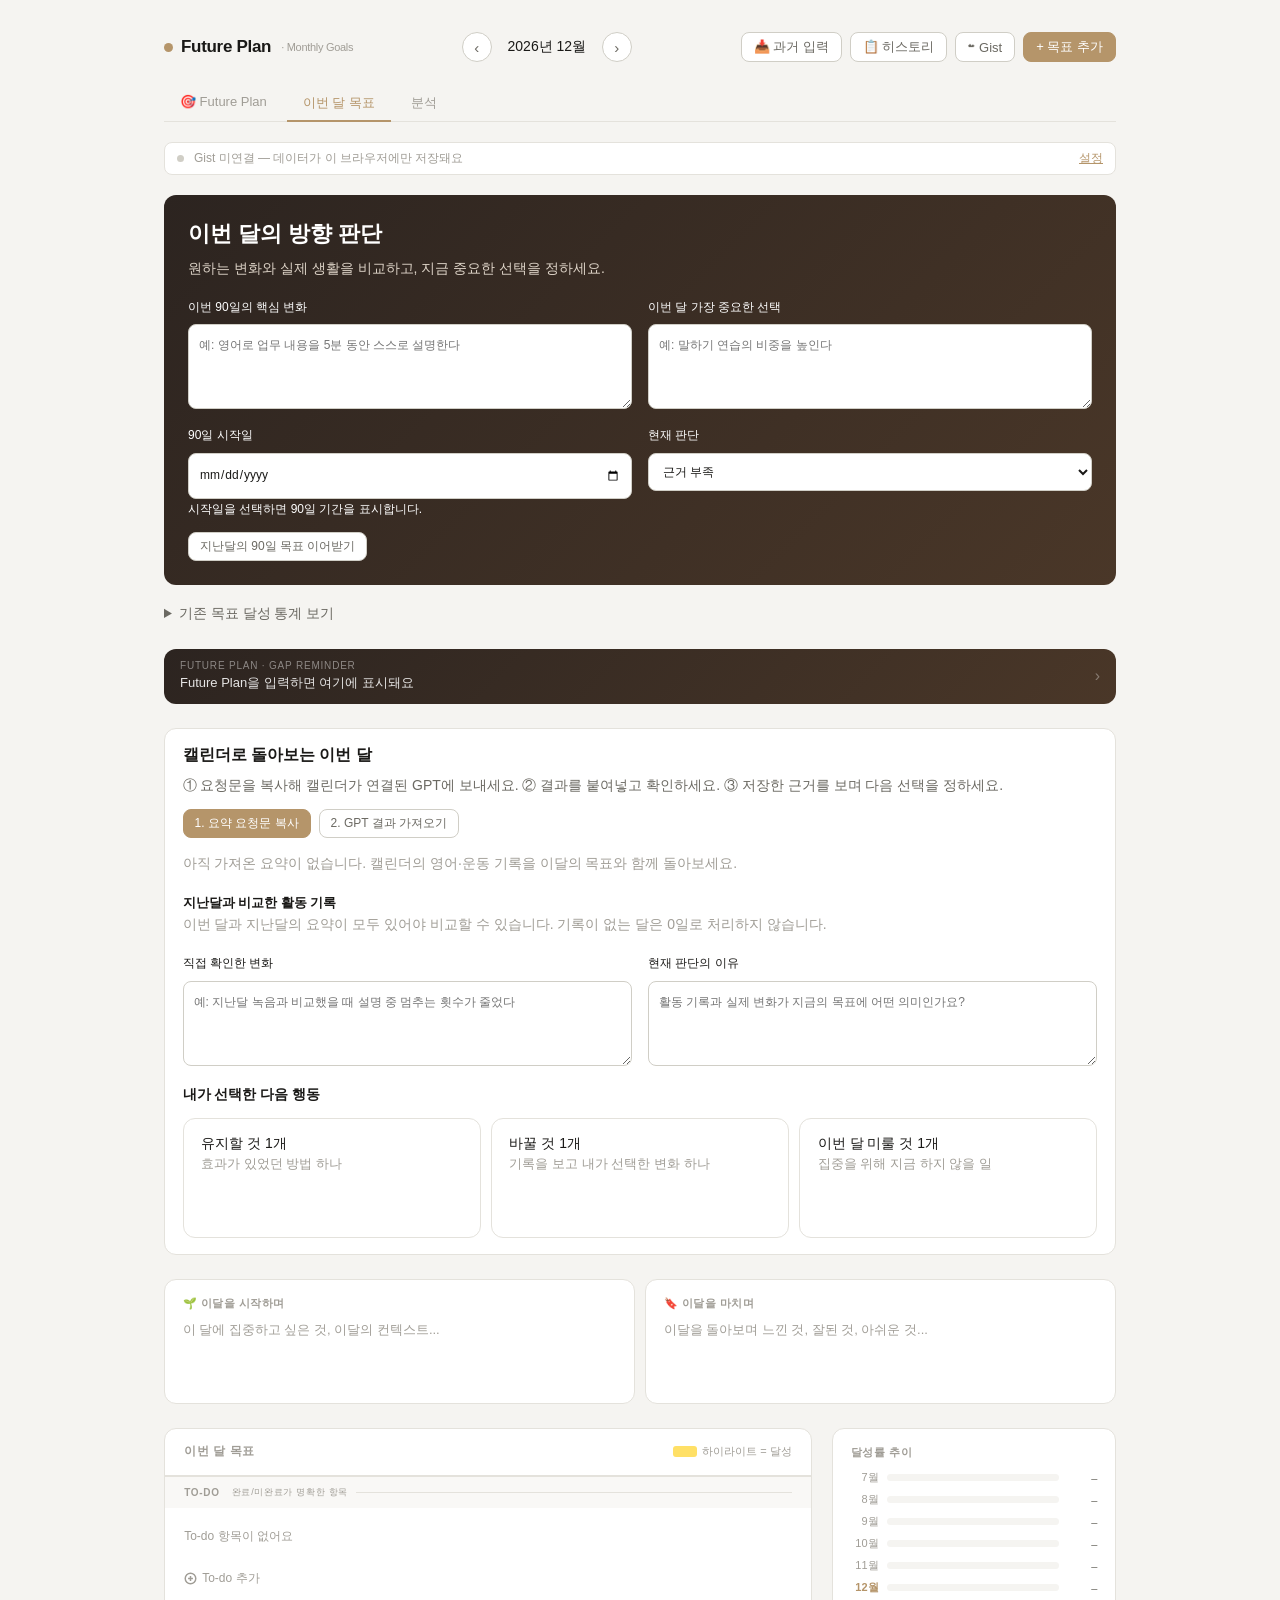
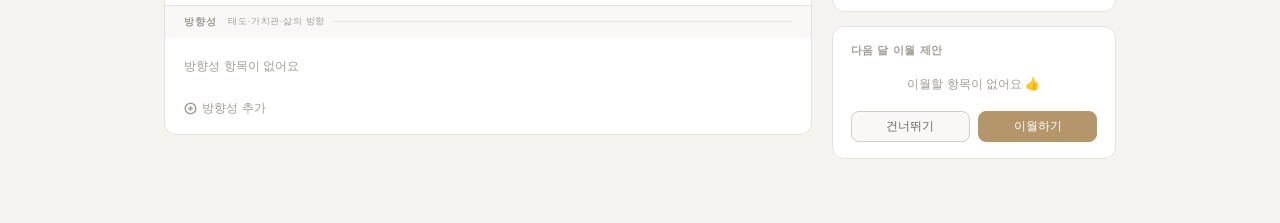
<file: todo.html>
<!DOCTYPE html>
<html lang="ko">
<head>
<meta charset="UTF-8">
<meta name="viewport" content="width=device-width, initial-scale=1.0">
<title>Future Plan · Monthly Goals</title>
<style>
  *, *::before, *::after { box-sizing: border-box; margin: 0; padding: 0; }
  :root {
    --gold: #B5956A; --gold-light: #C8A87A; --gold-bg: #F7F1E8;
    --bg: #F5F4F1; --surface: #FFFFFF; --surface-2: #F9F8F6;
    --border: #E4E2DC; --border-strong: #D0CEC6;
    --text: #1A1917; --text-sub: #6B6962; --text-muted: #A09D96;
    --radius: 8px; --radius-lg: 12px;
    --green: #4A9E6B; --red: #C0392B;
    --highlight: #FFE066; --highlight-bg: #FFFBDD;
  }
  body { font-family: -apple-system, BlinkMacSystemFont, 'Segoe UI', sans-serif; background: var(--bg); color: var(--text); min-height: 100vh; font-size: 14px; }
  .app { max-width: 1000px; margin: 0 auto; padding: 2rem 1.5rem 4rem; }

  #calendarModal button:disabled { opacity: .45; cursor: not-allowed; }
  .direction-panel { background:linear-gradient(135deg,#2C2420,#4A3728);color:white;border-radius:12px;padding:24px;margin-bottom:20px; }
  .direction-panel h1 { font-size:22px;margin-bottom:8px; }
  .direction-panel p { color:#DED4C8;line-height:1.7;margin-bottom:16px; }
  .direction-fields { display:grid;grid-template-columns:1fr 1fr;gap:16px; }
  .direction-fields label { display:block;font-size:12px;line-height:1.8;min-width:0; }
  .direction-fields textarea,.direction-fields input,.direction-fields select { display:block;width:100%;margin-top:6px;border:1px solid var(--border-strong);border-radius:8px;padding:10px;font:inherit;background:var(--surface);color:var(--text); }
  .direction-fields textarea { resize:vertical;min-height:85px; }
  .direction-actions { display:grid;grid-template-columns:repeat(3,minmax(0,1fr));gap:10px;margin-top:14px; }
  #directionComparison { line-height:1.8;overflow-wrap:anywhere; }
  @media(max-width:600px) {
    .direction-fields,.direction-actions { grid-template-columns:1fr; } .direction-panel { padding:18px; }
    #pageGoals .main-grid,#pageGoals > .reflection-grid { grid-template-columns:1fr; }
    #pageGoals .stats-row { grid-template-columns:1fr 1fr; }
  }
  #calendarSummary .reflection-card, #calendarPreview .reflection-card { min-width: 0; overflow-wrap: anywhere; }
  @media (max-width: 560px) {
    #calendarSummary .reflection-grid, #calendarPreview .reflection-grid,
    section[aria-labelledby="calendarHeading"] > .reflection-grid { grid-template-columns: 1fr; }
    #calendarModal .modal-actions { flex-wrap: wrap; }
  }
  /* Topbar */
  .topbar { display: flex; align-items: center; justify-content: space-between; margin-bottom: 1.5rem; gap: 12px; flex-wrap: wrap; }
  .logo { display: flex; align-items: center; gap: 8px; font-size: 17px; font-weight: 600; color: var(--text); letter-spacing: -0.3px; flex-shrink: 0; }
  .logo-dot { width: 9px; height: 9px; border-radius: 50%; background: var(--gold); }
  .logo-sub { font-size: 11px; font-weight: 400; color: var(--text-muted); margin-left: 2px; }
  .month-nav { display: flex; align-items: center; gap: 10px; }
  .month-label { font-size: 14px; font-weight: 500; min-width: 90px; text-align: center; }
  .nav-btn { width: 30px; height: 30px; border-radius: 50%; border: 1px solid var(--border-strong); background: var(--surface); color: var(--text-sub); cursor: pointer; font-size: 15px; display: flex; align-items: center; justify-content: center; transition: background 0.15s; }
  .nav-btn:hover { background: var(--gold-bg); }
  .topbar-actions { display: flex; gap: 8px; flex-wrap: wrap; }
  .btn-icon { height: 30px; padding: 0 12px; border-radius: var(--radius); border: 1px solid var(--border-strong); background: var(--surface); color: var(--text-sub); cursor: pointer; font-size: 13px; display: flex; align-items: center; gap: 5px; transition: background 0.15s; white-space: nowrap; }
  .btn-icon:hover { background: var(--gold-bg); }
  .btn-icon.primary { background: var(--gold); border-color: var(--gold); color: white; }
  .btn-icon.primary:hover { background: #A0845C; }

  /* Tab */
  .tab-bar { display: flex; gap: 4px; border-bottom: 1px solid var(--border); margin-bottom: 1.25rem; }
  .tab { padding: 8px 16px; font-size: 13px; color: var(--text-muted); cursor: pointer; border-bottom: 2px solid transparent; margin-bottom: -1px; transition: all 0.15s; }
  .tab.active { color: var(--gold); border-bottom-color: var(--gold); font-weight: 500; }
  .tab:hover:not(.active) { color: var(--text-sub); }

  /* Gist bar */
  .gist-bar { display: flex; align-items: center; gap: 10px; padding: 7px 12px; background: var(--surface); border-radius: var(--radius); border: 1px solid var(--border); margin-bottom: 1.25rem; font-size: 12px; color: var(--text-muted); }
  .gist-dot { width: 7px; height: 7px; border-radius: 50%; background: var(--border-strong); flex-shrink: 0; }
  .gist-dot.connected { background: var(--green); }
  .gist-dot.syncing { background: var(--gold); animation: pulse 1s infinite; }
  .gist-dot.error { background: var(--red); }
  @keyframes pulse { 0%,100%{opacity:1} 50%{opacity:0.4} }
  .gist-bar-actions { margin-left: auto; display: flex; gap: 8px; }
  .gist-link { color: var(--gold); cursor: pointer; text-decoration: underline; }

  /* Page */
  .page { display: none; }
  .page.active { display: block; }

  /* ═══ FUTURE PLAN ═══ */
  .fp-header { background: linear-gradient(135deg, #2C2420 0%, #4A3728 100%); border-radius: var(--radius-lg); padding: 2rem; margin-bottom: 1.5rem; color: white; }
  .fp-title { font-size: 11px; font-weight: 500; color: rgba(255,255,255,0.45); letter-spacing: 1px; text-transform: uppercase; margin-bottom: 8px; }
  .fp-vision-display { font-size: 17px; font-weight: 600; color: white; line-height: 1.65; cursor: pointer; min-height: 48px; white-space: pre-line; }
  #fpVisionText { display: block; }
  .fp-vision-input { display: none; width: 100%; background: transparent; border: none; outline: none; color: white; font-family: inherit; font-size: 17px; font-weight: 600; line-height: 1.65; resize: none; min-height: 80px; }
  .fp-3p-wrap { background: var(--gold-bg); border-radius: var(--radius-lg); border: 1px solid #E8D5B8; padding: 1.1rem 1.2rem; margin-bottom: 1.5rem; }
  .fp-3p-label { font-size: 10px; font-weight: 600; color: #8B6F45; letter-spacing: 0.8px; text-transform: uppercase; margin-bottom: 6px; }
  .fp-3p-input { width: 100%; border: none; background: transparent; font-family: inherit; font-size: 14px; font-weight: 500; color: var(--text); outline: none; resize: none; line-height: 1.65; }
  .fp-3p-input::placeholder { color: var(--text-muted); font-weight: 400; }
  .fp-grid { display: grid; grid-template-columns: 1fr 1fr; gap: 16px; margin-bottom: 1.5rem; }
  .fp-card { background: var(--surface); border-radius: var(--radius-lg); border: 1px solid var(--border); padding: 1.1rem; }
  .fp-card-title { font-size: 11px; font-weight: 600; color: var(--text-muted); letter-spacing: 0.5px; text-transform: uppercase; margin-bottom: 10px; }
  .fp-textarea { width: 100%; border: none; background: transparent; resize: none; font-family: inherit; font-size: 13px; color: var(--text); line-height: 1.7; outline: none; min-height: 100px; word-break: keep-all; white-space: pre-wrap; }
  .fp-textarea::placeholder { color: var(--text-muted); }
  .fp-habits { display: grid; grid-template-columns: 1fr 1fr 1fr; gap: 14px; }
  .fp-habit-card { background: var(--surface); border-radius: var(--radius-lg); border: 1px solid var(--border); padding: 1rem; }
  .fp-habit-textarea { width:100%; border:none; background:transparent; resize:none; font-family:inherit; font-size:12px; color:var(--text-sub); line-height:1.75; outline:none; min-height:130px; }
  .fp-habit-textarea::placeholder { color:var(--text-muted); }
  .fp-edit-hint { font-size:10px; color:var(--text-muted); font-weight:400; letter-spacing:0; text-transform:none; }

  /* ═══ GOALS PAGE ═══ */
  .stats-row { display: grid; grid-template-columns: repeat(4, 1fr); gap: 12px; margin-bottom: 1.5rem; }
  .stat-card { background: var(--surface); border-radius: var(--radius-lg); border: 1px solid var(--border); padding: 1rem 1.1rem; }
  .stat-label { font-size: 11px; color: var(--text-muted); margin-bottom: 4px; }
  .stat-value { font-size: 24px; font-weight: 600; color: var(--text); line-height: 1; }
  .stat-unit { font-size: 13px; font-weight: 400; color: var(--text-sub); margin-left: 2px; }
  .gap-banner { background: linear-gradient(135deg, #2C2420, #4A3728); border-radius: var(--radius-lg); padding: 11px 16px; margin-bottom: 1.5rem; display: flex; align-items: center; gap: 12px; cursor: pointer; }
  .gap-banner-label { font-size: 10px; color: rgba(255,255,255,0.45); letter-spacing: 0.8px; text-transform: uppercase; margin-bottom: 2px; }
  .gap-banner-vision { font-size: 13px; color: rgba(255,255,255,0.88); line-height: 1.5; word-break: keep-all; white-space: pre-line; display: -webkit-box; -webkit-line-clamp: 3; -webkit-box-orient: vertical; overflow: hidden; }
  .gap-banner-arrow { color: rgba(255,255,255,0.35); font-size: 16px; flex-shrink: 0; }
  .reflection-grid { display: grid; grid-template-columns: 1fr 1fr; gap: 10px; margin-bottom: 1.5rem; }
  .reflection-card { background: var(--surface); border-radius: var(--radius-lg); border: 1px solid var(--border); padding: 1rem 1.1rem; }
  .reflection-label { font-size: 11px; font-weight: 600; color: var(--text-muted); letter-spacing: 0.5px; text-transform: uppercase; margin-bottom: 8px; }
  .reflection-area { width: 100%; border: none; background: transparent; resize: none; font-family: inherit; font-size: 13px; color: var(--text); line-height: 1.65; outline: none; min-height: 65px; }
  .reflection-area::placeholder { color: var(--text-muted); }
  .main-grid { display: grid; grid-template-columns: 1fr 284px; gap: 20px; align-items: start; }
  .goals-panel { background: var(--surface); border-radius: var(--radius-lg); border: 1px solid var(--border); overflow: hidden; }
  .goals-panel-header { padding: 0.9rem 1.2rem; border-bottom: 1px solid var(--border); display: flex; align-items: center; justify-content: space-between; }
  .goals-panel-title { font-size: 12px; font-weight: 600; color: var(--text-muted); letter-spacing: 0.6px; text-transform: uppercase; }
  .hl-legend { display: flex; align-items: center; gap: 5px; font-size: 11px; color: var(--text-muted); }
  .hl-swatch { width: 24px; height: 11px; border-radius: 3px; background: var(--highlight); }
  .section-div { padding: 5px 1.2rem; border-top: 1px solid var(--border); background: var(--surface-2); }
  .section-label { font-size: 10px; font-weight: 600; color: var(--text-muted); letter-spacing: 0.7px; text-transform: uppercase; padding: 4px 0; display: flex; align-items: center; gap: 8px; }
  .section-label::after { content: ''; flex: 1; height: 1px; background: var(--border); }

  /* Todo */
  .todo-list { display: flex; flex-direction: column; gap: 5px; padding: 0.75rem 1.2rem; }
  .todo-item { border-radius: var(--radius); border: 1px solid var(--border); background: var(--surface-2); transition: border-color 0.15s; }
  .todo-item.highlighted { background: var(--highlight-bg); border-color: #E8D566; }
  .todo-item.repeat-flag { border-left: 3px solid #E8A87C; }
  .todo-item-header { display: flex; align-items: flex-start; gap: 8px; padding: 9px 10px; }
  .todo-hl-btn { width: 17px; height: 17px; border-radius: 3px; flex-shrink: 0; margin-top: 1px; border: 1.5px solid var(--border-strong); cursor: pointer; background: white; display: flex; align-items: center; justify-content: center; transition: all 0.15s; }
  .todo-hl-btn:hover { border-color: #C8A820; background: #FFFBDD; }
  .todo-item.highlighted .todo-hl-btn { background: var(--highlight); border-color: #C8A820; }
  .todo-item.highlighted .todo-hl-btn::after { content: '✓'; color: #7A6010; font-size: 10px; font-weight: 700; }
  .todo-content { flex: 1; min-width: 0; }
  .todo-text { font-size: 13px; color: var(--text); line-height: 1.5; font-weight: 500; word-break: keep-all; }
  .todo-meta { display: flex; align-items: center; gap: 5px; margin-top: 4px; flex-wrap: wrap; }
  .todo-tag { font-size: 10px; padding: 1px 7px; border-radius: 8px; background: var(--bg); color: var(--text-muted); border: 1px solid var(--border); white-space: nowrap; }
  .todo-type-badge { font-size: 10px; padding: 1px 7px; border-radius: 8px; white-space: nowrap; }
  .todo-type-badge.todo-type { background: #EBF3FF; color: #4A7CC7; border: 1px solid #C5D9F2; }
  .todo-type-badge.dir-type { background: #F0EBF8; color: #7B5EA7; border: 1px solid #D5C8EC; }
  .repeat-badge { font-size: 10px; color: #C8845A; background: #FDF0E6; border: 1px solid #E8C4A0; border-radius: 8px; padding: 1px 6px; }
  .todo-actions { display: flex; gap: 2px; flex-shrink: 0; margin-top: 0; }
  .todo-btn { width: 24px; height: 24px; border-radius: 4px; border: none; background: transparent; color: var(--text-muted); cursor: pointer; font-size: 12px; display: flex; align-items: center; justify-content: center; transition: background 0.15s; }
  .todo-btn:hover { background: var(--border); color: var(--text); }
  .todo-sub-progress { font-size: 11px; color: var(--text-muted); margin-top: 2px; }

  /* Todo top row with right-aligned meta */
  .todo-top-row { display: flex; align-items: flex-start; gap: 6px; }
  .todo-right-meta { display: flex; align-items: center; gap: 4px; flex-shrink: 0; margin-left: auto; padding-left: 8px; }
  /* Inline sub items */
  .todo-inline-subs { display: flex; flex-direction: column; gap: 4px; margin-top: 6px; }
  .todo-inline-sub { display: flex; align-items: flex-start; gap: 6px; font-size: 12px; color: var(--text-sub); line-height: 1.5; padding: 1px 0; word-break: keep-all; }
  .todo-inline-sub.done { text-decoration: line-through; color: var(--text-muted); opacity: 0.7; }
  .todo-item.highlighted .todo-inline-sub { color: var(--text-sub); }
  .inline-sub-check { width: 12px; height: 12px; border-radius: 2px; border: 1.5px solid var(--border-strong); flex-shrink: 0; cursor: pointer; display: flex; align-items: center; justify-content: center; background: white; transition: all 0.15s; }
  .inline-sub-check:hover { border-color: var(--gold); }
  .inline-sub-check.checked { background: var(--gold); border-color: var(--gold); }
  .inline-sub-check.checked::after { content: ''; display: block; width: 4px; height: 6px; border: 1.5px solid white; border-top: none; border-left: none; transform: rotate(45deg) translateY(-1px); }
  .todo-sub-progress { font-size: 10px; color: var(--text-muted); margin-top: 3px; }

  /* Direction slider */

  /* Add inline */
  .add-trigger { display: flex; align-items: center; gap: 5px; font-size: 12px; color: var(--text-muted); cursor: pointer; padding: 5px 0; transition: color 0.15s; }
  .add-trigger:hover { color: var(--gold); }
  .add-trigger svg { width: 13px; height: 13px; }
  .add-form { display: none; flex-direction: column; gap: 7px; padding: 10px; border-radius: var(--radius); border: 1px dashed var(--gold); background: var(--gold-bg); margin-top: 4px; }
  .add-form.show { display: flex; }
  .add-form input, .add-form select, .add-form textarea { border: 1px solid var(--border-strong); border-radius: var(--radius); padding: 6px 9px; font-size: 13px; background: white; color: var(--text); outline: none; font-family: inherit; width: 100%; }
  .add-form input:focus, .add-form select:focus, .add-form textarea:focus { border-color: var(--gold); }
  .add-form textarea { resize: none; min-height: 44px; }
  .add-form-row { display: flex; gap: 7px; }
  .add-form-row select { flex: 1; }
  .add-form-actions { display: flex; gap: 6px; justify-content: flex-end; }
  .btn-sm { padding: 5px 11px; border-radius: var(--radius); font-size: 12px; cursor: pointer; border: 1px solid var(--border-strong); background: white; color: var(--text-sub); }
  .btn-sm.gold { background: var(--gold); border-color: var(--gold); color: white; }

  /* Right col */
  .right-col { display: flex; flex-direction: column; gap: 14px; }
  .card { background: var(--surface); border-radius: var(--radius-lg); border: 1px solid var(--border); padding: 1rem 1.1rem; }
  .card-title { font-size: 11px; font-weight: 600; color: var(--text-muted); letter-spacing: 0.6px; text-transform: uppercase; margin-bottom: 10px; }
  .bar-chart { display: flex; flex-direction: column; gap: 7px; }
  .bar-row { display: flex; align-items: center; gap: 8px; }
  .bar-month { font-size: 11px; color: var(--text-muted); width: 28px; flex-shrink: 0; text-align: right; }
  .bar-track { flex: 1; height: 7px; border-radius: 4px; background: var(--bg); overflow: hidden; }
  .bar-fill { height: 100%; border-radius: 4px; background: var(--gold); transition: width 0.4s; }
  .bar-pct { font-size: 11px; color: var(--text-sub); width: 30px; text-align: right; }
  .carry-list { display: flex; flex-direction: column; gap: 5px; margin-bottom: 10px; }
  .carry-item { display: flex; align-items: center; gap: 7px; font-size: 12px; color: var(--text-sub); padding: 5px 8px; border-radius: 5px; background: var(--surface-2); border: 1px solid var(--border); }
  .carry-dot { width: 5px; height: 5px; border-radius: 50%; background: var(--gold-light); flex-shrink: 0; }
  .carry-empty { font-size: 12px; color: var(--text-muted); text-align: center; padding: 8px 0; }
  .carry-actions { display: flex; gap: 8px; }
  .carry-btn { flex: 1; padding: 6px 0; border-radius: var(--radius); font-size: 12px; cursor: pointer; border: 1px solid var(--border-strong); background: var(--surface-2); color: var(--text-sub); text-align: center; }
  .carry-btn.primary { background: var(--gold); border-color: var(--gold); color: white; }

  /* Analysis */
  .analysis-grid { display: grid; grid-template-columns: 1fr 1fr; gap: 20px; margin-bottom: 20px; }
  .analysis-card { background: var(--surface); border-radius: var(--radius-lg); border: 1px solid var(--border); padding: 1.2rem; }
  .analysis-title { font-size: 12px; font-weight: 600; color: var(--text-muted); letter-spacing: 0.5px; text-transform: uppercase; margin-bottom: 14px; }
  .cat-bar-row { display: flex; align-items: center; gap: 10px; margin-bottom: 9px; }
  .cat-name { font-size: 12px; color: var(--text-sub); width: 52px; flex-shrink: 0; }
  .cat-track { flex: 1; height: 7px; border-radius: 4px; background: var(--bg); overflow: hidden; }
  .cat-fill { height: 100%; border-radius: 4px; }
  .cat-pct { font-size: 12px; color: var(--text-sub); width: 32px; text-align: right; flex-shrink: 0; }
  .cat-count { font-size: 11px; color: var(--text-muted); width: 26px; text-align: right; flex-shrink: 0; }
  .repeat-section { background: var(--surface); border-radius: var(--radius-lg); border: 1px solid var(--border); padding: 1.2rem; margin-bottom: 20px; }
  .repeat-item { display: flex; align-items: flex-start; gap: 12px; padding: 10px 0; border-bottom: 1px solid var(--border); }
  .repeat-item:last-child { border-bottom: none; }
  .repeat-count { font-size: 20px; font-weight: 700; color: var(--gold); line-height: 1; }
  .repeat-label-sm { font-size: 10px; color: var(--text-muted); }
  .repeat-info { flex: 1; }
  .repeat-text { font-size: 13px; color: var(--text); margin-bottom: 3px; }
  .repeat-meta { font-size: 11px; color: var(--text-muted); }
  .repeat-tag { display: inline-block; font-size: 10px; padding: 1px 6px; border-radius: 8px; background: var(--bg); border: 1px solid var(--border); color: var(--text-muted); margin-right: 4px; }
  .claude-export-card { background: var(--surface); border-radius: var(--radius-lg); border: 1px solid var(--border); padding: 1.2rem; }
  .export-preview { background: var(--bg); border-radius: var(--radius); padding: 12px; font-size: 12px; color: var(--text-sub); line-height: 1.8; font-family: monospace; white-space: pre-wrap; max-height: 300px; overflow-y: auto; border: 1px solid var(--border); margin: 10px 0; }
  .prompt-chips { display: flex; gap: 6px; flex-wrap: wrap; margin: 6px 0; }
  .prompt-chip { font-size: 12px; padding: 4px 10px; border-radius: 12px; border: 1px solid var(--border-strong); background: var(--surface-2); color: var(--text-sub); cursor: pointer; }
  .prompt-chip.active { background: var(--gold-bg); border-color: var(--gold); color: var(--gold); }
  .heatmap-wrap { overflow-x: auto; }
  .heatmap { display: grid; gap: 3px; min-width: 500px; }
  .heatmap-cell { height: 26px; border-radius: 3px; display: flex; align-items: center; justify-content: center; font-size: 10px; }
  .heatmap-header { font-size: 10px; color: var(--text-muted); text-align: center; }
  .heatmap-label { font-size: 11px; color: var(--text-sub); }
  .hm-0{background:var(--bg);color:var(--text-muted)} .hm-1{background:#F0E8D8;color:#8B7355} .hm-2{background:#DDD0B3;color:#6B5A3A} .hm-3{background:#C8A87A;color:white} .hm-4{background:#B5956A;color:white} .hm-5{background:#8B6F45;color:white} .hm-na{background:var(--surface-2);color:var(--text-muted);font-size:9px}

  /* Modals */
  .modal-overlay { display: none; position: fixed; inset: 0; background: rgba(0,0,0,0.35); z-index: 100; align-items: center; justify-content: center; }
  .modal-overlay.show { display: flex; }
  .modal { background: var(--surface); border-radius: var(--radius-lg); border: 1px solid var(--border); padding: 1.5rem; width: 500px; max-width: 95vw; max-height: 90vh; overflow-y: auto; }
  .modal-title { font-size: 15px; font-weight: 600; margin-bottom: 1rem; }
  .modal label { font-size: 12px; color: var(--text-muted); display: block; margin-bottom: 4px; margin-top: 10px; }
  .modal input, .modal select, .modal textarea { width: 100%; border: 1px solid var(--border-strong); border-radius: var(--radius); padding: 8px 10px; font-size: 13px; background: white; color: var(--text); outline: none; font-family: inherit; }
  .modal input:focus, .modal select:focus, .modal textarea:focus { border-color: var(--gold); }
  .modal textarea { resize: none; }
  .modal-actions { display: flex; gap: 8px; margin-top: 1.25rem; justify-content: flex-end; }
  .type-toggle { display: flex; gap: 6px; margin-bottom: 4px; }
  .type-opt { flex: 1; padding: 7px 0; border-radius: var(--radius); font-size: 13px; text-align: center; cursor: pointer; border: 1px solid var(--border-strong); background: var(--surface-2); color: var(--text-sub); transition: all 0.15s; }
  .type-opt.active { background: var(--gold); border-color: var(--gold); color: white; }
  .bulk-modal { width: 660px; }
  .bulk-hint { font-size: 12px; color: var(--text-muted); line-height: 1.7; background: var(--gold-bg); border-radius: var(--radius); padding: 10px 12px; margin-bottom: 6px; }
  .bulk-hint code { background: rgba(0,0,0,0.07); padding: 1px 5px; border-radius: 3px; font-family: monospace; font-size: 11px; }
  .bulk-textarea { min-height: 160px; font-family: monospace; font-size: 12px; line-height: 1.6; }
  .bulk-preview { margin-top: 12px; max-height: 320px; overflow-y: auto; }
  .bulk-preview-title { font-size: 11px; font-weight: 600; color: var(--text-muted); text-transform: uppercase; letter-spacing: 0.5px; margin-bottom: 8px; }
  .bulk-month-block { margin-bottom: 14px; }
  .bulk-month-name { font-size: 13px; font-weight: 600; margin-bottom: 5px; color: var(--text); }
  .bulk-item-wrap { background: var(--surface-2); border-radius: 6px; border: 1px solid var(--border); margin-bottom: 4px; overflow: hidden; }
  .bulk-item-row { display: flex; align-items: flex-start; gap: 7px; padding: 6px 8px; }
  .bulk-check { width: 15px; height: 15px; border-radius: 3px; border: 1.5px solid var(--border-strong); cursor: pointer; flex-shrink: 0; margin-top: 2px; display: flex; align-items: center; justify-content: center; background: white; }
  .bulk-check.checked { background: var(--highlight); border-color: #C8A820; }
  .bulk-check.checked::after { content: '✓'; font-size: 9px; color: #8B7320; font-weight: 700; }
  .bulk-item-content { flex: 1; min-width: 0; }
  .bulk-item-text { font-size: 13px; color: var(--text); }
  .bulk-subs { border-top: 1px solid var(--border); padding: 5px 8px 6px 22px; background: rgba(0,0,0,0.02); }
  .bulk-sub-row { display: flex; align-items: center; gap: 6px; padding: 2px 0; }
  .bulk-sub-check { width: 13px; height: 13px; border-radius: 2px; border: 1.5px solid var(--border-strong); cursor: pointer; flex-shrink: 0; display: flex; align-items: center; justify-content: center; background: white; }
  .bulk-sub-check.checked { background: var(--gold); border-color: var(--gold); }
  .bulk-sub-check.checked::after { content: '✓'; font-size: 8px; color: white; font-weight: 700; }
  .bulk-sub-text { font-size: 11px; color: var(--text-muted); }
  .bulk-selects { display: flex; gap: 4px; flex-shrink: 0; flex-direction: column; }
  .bulk-tag-sel, .bulk-type-sel { border: 1px solid var(--border); border-radius: 4px; font-size: 10px; padding: 2px 3px; color: var(--text-sub); background: white; }
  .gist-modal { width: 500px; }
  .gist-step { font-size: 13px; color: var(--text-sub); line-height: 1.7; margin-bottom: 8px; }
  .gist-step a { color: var(--gold); }
  .gist-notice { font-size: 12px; color: var(--text-muted); background: var(--gold-bg); padding: 8px 10px; border-radius: var(--radius); margin-top: 4px; }
  .history-modal { width: 620px; }
  .history-month { margin-bottom: 1.25rem; }
  .history-month-label { font-size: 12px; font-weight: 600; color: var(--text-muted); text-transform: uppercase; letter-spacing: 0.5px; margin-bottom: 6px; }
  .history-item { font-size: 13px; padding: 5px 0; border-bottom: 1px solid var(--border); }
  .history-item:last-child { border-bottom: none; }
  .history-item-row { display: flex; align-items: flex-start; gap: 7px; }
  .h-hl { font-size: 11px; width: 14px; flex-shrink: 0; }
  .h-text { flex: 1; color: var(--text); }
  .h-tag { font-size: 11px; color: var(--text-muted); flex-shrink: 0; }
  .h-subs { padding: 3px 0 0 21px; }
  .h-sub-row { font-size: 11px; color: var(--text-muted); padding: 1px 0; }
  .history-reflection { font-size: 12px; color: var(--text-sub); background: var(--gold-bg); border-radius: 6px; padding: 8px 10px; margin-top: 8px; }
  .hr-label { font-size: 10px; font-weight: 600; color: #8B6F45; text-transform: uppercase; letter-spacing: 0.5px; margin-bottom: 3px; }
  .empty-msg { font-size: 13px; color: var(--text-muted); text-align: center; padding: 20px 0; }
  .fp-link-grid { display: flex; flex-direction: column; gap: 4px; }
  .fp-link-opt { display: flex; align-items: center; gap: 8px; padding: 7px 10px; border-radius: var(--radius); border: 1px solid var(--border); background: var(--surface-2); cursor: pointer; font-size: 13px; transition: all 0.15s; }
  .fp-link-opt:hover { border-color: var(--gold); }
  .fp-link-opt.checked { background: var(--gold-bg); border-color: var(--gold); }
  .fp-link-check { width: 16px; height: 16px; border-radius: 4px; border: 1.5px solid var(--border-strong); flex-shrink: 0; display: flex; align-items: center; justify-content: center; }
  .fp-link-opt.checked .fp-link-check { background: var(--gold); border-color: var(--gold); }
  .fp-link-opt.checked .fp-link-check::after { content: '✓'; color: white; font-size: 10px; font-weight: 700; }
  .todo-fp-badges { display: flex; gap: 3px; flex-wrap: wrap; margin-top: 4px; }
  .todo-fp-badge { font-size: 10px; padding: 1px 6px; border-radius: 8px; background: #FFF4E0; border: 1px solid #F0D9A8; color: #A07820; }
  .toast { position: fixed; bottom: 24px; left: 50%; transform: translateX(-50%) translateY(20px); background: var(--text); color: white; padding: 9px 18px; border-radius: 20px; font-size: 13px; opacity: 0; transition: all 0.25s; pointer-events: none; z-index: 200; white-space: nowrap; }
  .toast.show { opacity: 1; transform: translateX(-50%) translateY(0); }
  .picker-month-btn { padding: 8px 4px; border-radius: var(--radius); border: 1px solid var(--border); background: var(--surface-2); font-size: 13px; cursor: pointer; text-align: center; transition: all 0.15s; color: var(--text-sub); }
  .picker-month-btn:hover { background: var(--gold-bg); border-color: var(--gold); color: var(--gold); }
  .picker-month-btn.active { background: var(--gold); border-color: var(--gold); color: white; font-weight: 600; }
  .picker-month-btn.has-data::after { content: '•'; display: block; font-size: 8px; color: var(--gold); margin-top: -2px; }
  .picker-month-btn.active::after { color: white; }
  .picker-month-btn.no-data { opacity: 0.4; }
</style>
</head>
<body>
<div class="app">
  <div class="topbar">
    <div class="logo"><div class="logo-dot"></div>Future Plan<span class="logo-sub">· Monthly Goals</span></div>
    <div class="month-nav" id="monthNavWrap">
      <button class="nav-btn" onclick="changeMonth(-1)">‹</button>
      <div class="month-label" id="monthLabel" onclick="openMonthPicker()" style="cursor:pointer;user-select:none" title="클릭해서 월 선택"></div>
      <button class="nav-btn" onclick="changeMonth(1)">›</button>
    </div>
    <div class="topbar-actions">
      <button class="btn-icon" onclick="openBulk()">📥 과거 입력</button>
      <button class="btn-icon" onclick="openHistory()">📋 히스토리</button>
      <button class="btn-icon" onclick="openGistSetup()">☁ Gist</button>
      <button class="btn-icon primary" id="btnAddGoal" onclick="openAddModal()">+ 목표 추가</button>
    </div>
  </div>

  <div class="tab-bar">
    <div class="tab" onclick="switchTab('future')">🎯 Future Plan</div>
    <div class="tab active" onclick="switchTab('goals')">이번 달 목표</div>
    <div class="tab" onclick="switchTab('analysis')">분석</div>
  </div>

  <div class="gist-bar">
    <div class="gist-dot" id="gistDot"></div>
    <span id="gistStatusText">Gist 미연결 — 데이터가 이 브라우저에만 저장돼요</span>
    <div class="gist-bar-actions">
      <span class="gist-link" id="gistSyncBtn" onclick="syncGist()" style="display:none">지금 동기화</span>
      <span class="gist-link" onclick="openGistSetup()">설정</span>
    </div>
  </div>

  <!-- FUTURE PLAN -->
  <div id="pageFuture" class="page">
    <div class="fp-header">
      <div class="fp-title">10년 뒤 나의 모습 — Future Plan</div>
      <div class="fp-vision-display" id="fpVisionDisplay" onclick="editFpVision()"><span id="fpVisionText" style="opacity:0.55">클릭해서 10년 뒤 모습을 입력하세요...</span></div>
      <textarea class="fp-vision-input" id="fpVisionInput" placeholder="10년 뒤 나의 모습..." oninput="saveFpVision()" onblur="hideFpVision()"></textarea>
    </div>
    <div class="fp-3p-wrap">
      <div class="fp-3p-label">3P 중기 목표 (Present Tense · Positive · Personal)</div>
      <textarea class="fp-3p-input" id="fp3pInput" rows="2" placeholder="나는 3년 뒤 연봉과 자산을 150%로 만들었다." oninput="saveFp('mid')"></textarea>
    </div>
    <div class="fp-grid">
      <div class="fp-card">
        <div class="fp-card-title">💡 지금의 나 (Gap 인식)</div>
        <textarea class="fp-textarea" id="fpNowInput" placeholder="지금 나는 어떤 상태인가?" oninput="saveFp('now')"></textarea>
      </div>
      <div class="fp-card">
        <div class="fp-card-title">🚀 Gap Closing — 꾸준히 해야 할 것들</div>
        <textarea class="fp-textarea" id="fpGapInput" placeholder="Future Plan과의 Gap을 줄이기 위해..." oninput="saveFp('gap')"></textarea>
      </div>
    </div>
    <div class="fp-habits">
      <div class="fp-habit-card">
        <div class="fp-card-title" style="display:flex;align-items:center;justify-content:space-between">
          <span>⚡ 3P 7가지 프로세스</span>
          <span class="fp-edit-hint">클릭해서 수정</span>
        </div>
        <textarea class="fp-habit-textarea" id="fpHabit1" oninput="saveFpHabit(1)" placeholder="한 줄에 하나씩 입력하세요"></textarea>
      </div>
      <div class="fp-habit-card">
        <div class="fp-card-title" style="display:flex;align-items:center;justify-content:space-between">
          <span>🌟 성공하는 사람들의 7가지 습관</span>
          <span class="fp-edit-hint">클릭해서 수정</span>
        </div>
        <textarea class="fp-habit-textarea" id="fpHabit2" oninput="saveFpHabit(2)" placeholder="한 줄에 하나씩 입력하세요"></textarea>
      </div>
      <div class="fp-habit-card">
        <div class="fp-card-title" style="display:flex;align-items:center;justify-content:space-between">
          <span>🔄 7가지 루틴</span>
          <span class="fp-edit-hint">클릭해서 수정</span>
        </div>
        <textarea class="fp-habit-textarea" id="fpHabit3" oninput="saveFpHabit(3)" placeholder="한 줄에 하나씩 입력하세요"></textarea>
      </div>
    </div>
  </div>

  <!-- GOALS -->
  <div id="pageGoals" class="page active">
    <section class="direction-panel" aria-labelledby="directionHeading">
      <h1 id="directionHeading">이번 달의 방향 판단</h1>
      <p>원하는 변화와 실제 생활을 비교하고, 지금 중요한 선택을 정하세요.</p>
      <div class="direction-fields">
        <label>이번 90일의 핵심 변화<textarea id="directionFocus" placeholder="예: 영어로 업무 내용을 5분 동안 스스로 설명한다" oninput="saveDirection()"></textarea></label>
        <label>이번 달 가장 중요한 선택<textarea id="directionPriority" placeholder="예: 말하기 연습의 비중을 높인다" oninput="saveDirection()"></textarea></label>
        <label>90일 시작일<input type="date" id="directionStart" onchange="saveDirection()"><span id="directionPeriod"></span></label>
        <label>현재 판단<select id="directionStatus" onchange="saveDirection()"><option value="unknown">근거 부족</option><option value="ontrack">순조로움</option><option value="adjust">조정 필요</option></select></label>
      </div>
      <button class="btn-sm" style="margin-top:12px" onclick="reuseDirectionFocus()">지난달의 90일 목표 이어받기</button>
      <span id="directionSaveState" role="status" style="font-size:12px;margin-left:8px"></span>
    </section>
    <details style="margin-bottom:16px">
      <summary style="cursor:pointer;color:var(--text-sub);margin-bottom:10px">기존 목표 달성 통계 보기</summary>
    <div class="stats-row">
      <div class="stat-card"><div class="stat-label">달성 항목</div><div class="stat-value" id="statDone">–</div></div>
      <div class="stat-card"><div class="stat-label">달성률</div><div class="stat-value" id="statPct">–<span class="stat-unit">%</span></div></div>
      <div class="stat-card"><div class="stat-label">세부 달성률</div><div class="stat-value" id="statSub">–<span class="stat-unit">%</span></div></div>
      <div class="stat-card"><div class="stat-label">누적 달성률</div><div class="stat-value" id="statAvg">–<span class="stat-unit">%</span></div></div>
    </div>
    </details>
    <div class="gap-banner" onclick="switchTab('future')">
      <div style="flex:1;min-width:0">
        <div class="gap-banner-label">Future Plan · Gap Reminder</div>
        <div class="gap-banner-vision" id="gapBannerText">Future Plan을 입력하면 여기에 표시돼요</div>
      </div>
      <div class="gap-banner-arrow">›</div>
    </div>
    <section class="card" style="margin-bottom:1.5rem" aria-labelledby="calendarHeading">
      <h2 id="calendarHeading" style="font-size:16px;margin-bottom:8px">캘린더로 돌아보는 이번 달</h2>
      <p style="color:var(--text-sub);line-height:1.7;margin-bottom:12px">① 요청문을 복사해 캘린더가 연결된 GPT에 보내세요. ② 결과를 붙여넣고 확인하세요. ③ 저장한 근거를 보며 다음 선택을 정하세요.</p>
      <div class="topbar-actions">
        <button class="btn-sm gold" onclick="openCalendarPrompt()">1. 요약 요청문 복사</button>
        <button class="btn-sm" onclick="openCalendarImport()">2. GPT 결과 가져오기</button>
      </div>
      <div id="calendarSummary" style="margin-top:14px"></div>
      <h3 style="font-size:13px;margin-top:18px">지난달과 비교한 활동 기록</h3>
      <div id="directionComparison"></div>
      <div class="direction-fields" style="margin-top:16px">
        <label>직접 확인한 변화<textarea id="directionEvidence" placeholder="예: 지난달 녹음과 비교했을 때 설명 중 멈추는 횟수가 줄었다" oninput="saveDirection()"></textarea></label>
        <label>현재 판단의 이유<textarea id="directionReason" placeholder="활동 기록과 실제 변화가 지금의 목표에 어떤 의미인가요?" oninput="saveDirection()"></textarea></label>
      </div>
      <h3 style="font-size:14px;margin-top:20px">내가 선택한 다음 행동</h3>
      <div class="direction-actions">
        <label class="reflection-card">유지할 것 1개<textarea id="calendarKeep" class="reflection-area" placeholder="효과가 있었던 방법 하나" oninput="saveCalendarDecision()"></textarea></label>
        <label class="reflection-card">바꿀 것 1개<textarea id="calendarChange" class="reflection-area" placeholder="기록을 보고 내가 선택한 변화 하나" oninput="saveCalendarDecision()"></textarea></label>
        <label class="reflection-card">이번 달 미룰 것 1개<textarea id="calendarDefer" class="reflection-area" placeholder="집중을 위해 지금 하지 않을 일" oninput="saveCalendarDecision()"></textarea></label>
      </div>
    </section>
    <div class="reflection-grid">
      <div class="reflection-card">
        <div class="reflection-label">🌱 이달을 시작하며</div>
        <textarea class="reflection-area" id="memoStart" placeholder="이 달에 집중하고 싶은 것, 이달의 컨텍스트..." oninput="saveReflection('Start')"></textarea>
      </div>
      <div class="reflection-card">
        <div class="reflection-label">🔖 이달을 마치며</div>
        <textarea class="reflection-area" id="memoEnd" placeholder="이달을 돌아보며 느낀 것, 잘된 것, 아쉬운 것..." oninput="saveReflection('End')"></textarea>
      </div>
    </div>
    <div class="main-grid">
      <div class="goals-panel">
        <div class="goals-panel-header">
          <div class="goals-panel-title">이번 달 목표</div>
          <div class="hl-legend"><div class="hl-swatch"></div><span>하이라이트 = 달성</span></div>
        </div>
        <div class="section-div"><div class="section-label">To-do <span style="font-size:9px;font-weight:400;color:var(--text-muted);margin-left:4px">완료/미완료가 명확한 항목</span></div></div>
        <div class="todo-list" id="todoList"></div>
        <div style="padding:0 1.2rem 0.8rem">
          <div class="add-trigger" onclick="showAddInline('todo')">
            <svg viewBox="0 0 16 16" fill="none" stroke="currentColor" stroke-width="1.8"><circle cx="8" cy="8" r="6.5"/><line x1="8" y1="5" x2="8" y2="11"/><line x1="5" y1="8" x2="11" y2="8"/></svg>
            To-do 추가
          </div>
          <div class="add-form" id="addFormTodo">
            <input type="text" id="addTextTodo" placeholder="목표 (예: 보험 점검하기)" />
            <textarea id="addSubTodo" placeholder="세부 내용 — 1) 항목A, 2) 항목B 형식으로 입력하면 개별 체크 가능" rows="2"></textarea>
            <div class="add-form-row">
              <select id="addTagTodo"><option>커리어</option><option>건강</option><option>재무</option><option>가족</option><option>자기개발</option><option>관계</option><option>기타</option></select>
            </div>
            <div class="add-form-actions">
              <button class="btn-sm" onclick="hideAddInline('todo')">취소</button>
              <button class="btn-sm gold" onclick="addTodoInline('todo')">추가</button>
            </div>
          </div>
        </div>
        <div class="section-div"><div class="section-label">방향성 <span style="font-size:9px;font-weight:400;color:var(--text-muted);margin-left:4px">태도·가치관·삶의 방향</span></div></div>
        <div class="todo-list" id="dirList"></div>
        <div style="padding:0 1.2rem 0.8rem">
          <div class="add-trigger" onclick="showAddInline('dir')">
            <svg viewBox="0 0 16 16" fill="none" stroke="currentColor" stroke-width="1.8"><circle cx="0" cy="8" r="6.5" transform="translate(8,0)"/><line x1="8" y1="5" x2="8" y2="11"/><line x1="5" y1="8" x2="11" y2="8"/></svg>
            방향성 추가
          </div>
          <div class="add-form" id="addFormDir">
            <input type="text" id="addTextDir" placeholder="방향성 (예: 빛이 나자, 그냥 하기)" />
            <textarea id="addSubDir" placeholder="구체적인 내용 (선택사항)" rows="2"></textarea>
            <div class="add-form-row">
              <select id="addTagDir"><option>커리어</option><option>건강</option><option>재무</option><option>가족</option><option>자기개발</option><option>관계</option><option>기타</option></select>
            </div>
            <div class="add-form-actions">
              <button class="btn-sm" onclick="hideAddInline('dir')">취소</button>
              <button class="btn-sm gold" onclick="addTodoInline('dir')">추가</button>
            </div>
          </div>
        </div>
      </div>
      <div class="right-col">
        <div class="card">
          <div class="card-title">달성률 추이</div>
          <div class="bar-chart" id="barChart"></div>
        </div>
        <div class="card">
          <div class="card-title">다음 달 이월 제안</div>
          <div class="carry-list" id="carryList"></div>
          <div class="carry-actions">
            <button class="carry-btn" onclick="skipCarry()">건너뛰기</button>
            <button class="carry-btn primary" onclick="doCarry()">이월하기</button>
          </div>
        </div>
      </div>
    </div>
  </div>

  <!-- ANALYSIS -->
  <div id="pageAnalysis" class="page">
    <div class="analysis-card" style="margin-bottom:20px">
      <div class="analysis-title">🎯 Future Plan 기여도 — 각 목표를 향한 진행도</div>
      <div id="fpProgress"></div>
      <div style="font-size:11px;color:var(--text-muted);margin-top:10px;line-height:1.6">목표 추가/수정 시 어떤 Future Plan에 기여하는지 연결하면 여기에 진행도가 누적됩니다. 연결 안 된 항목은 집계에서 제외돼요.</div>
    </div>
    <div class="analysis-grid">
      <div class="analysis-card"><div class="analysis-title">카테고리별 달성률</div><div id="catBars"></div></div>
      <div class="analysis-card"><div class="analysis-title">방향성 항목 달성률</div><div id="dirCatBars"></div></div>
    </div>
    <div class="analysis-card" style="margin-bottom:20px">
      <div class="analysis-title">월별 × 카테고리 히트맵</div>
      <div class="heatmap-wrap"><div class="heatmap" id="heatmap"></div></div>
    </div>
    <div class="repeat-section">
      <div class="analysis-title" style="display:flex;align-items:center;justify-content:space-between">
        <span>반복 미달성 항목</span>
        <div style="display:flex;align-items:center;gap:6px;font-weight:400;font-size:11px;color:var(--text-muted)">
          기준:
          <select id="repeatThresholdSel" onchange="setRepeatThreshold(this.value)" style="border:1px solid var(--border);border-radius:4px;padding:2px 6px;font-size:11px;color:var(--text-sub);background:white">
            <option value="2">2개월 이상</option>
            <option value="3">3개월 이상</option>
            <option value="4">4개월 이상</option>
          </select>
        </div>
      </div>
      <div id="repeatList"></div>
    </div>
    <div class="claude-export-card">
      <div class="analysis-title">Claude에게 분석 요청하기</div>
      <p style="font-size:12px;color:var(--text-muted)">아래 텍스트를 복사해서 Claude 대화창에 붙여넣으세요.</p>
      <div class="prompt-chips">
        <div class="prompt-chip active" onclick="selectPrompt('gap')" id="chip-gap">Gap 분석</div>
        <div class="prompt-chip" onclick="selectPrompt('overall')" id="chip-overall">전체 패턴</div>
        <div class="prompt-chip" onclick="selectPrompt('repeat')" id="chip-repeat">반복 미달성</div>
        <div class="prompt-chip" onclick="selectPrompt('next')" id="chip-next">다음 달 조언</div>
      </div>
      <div class="export-preview" id="exportPreview"></div>
      <button class="btn-sm gold" onclick="copyExportText()" style="padding:7px 16px">📋 복사하기</button>
    </div>
  </div>
</div>

<!-- Add Modal -->
<div class="modal-overlay" id="addModal">
  <div class="modal">
    <div class="modal-title">목표 추가</div>
    <div class="type-toggle">
      <div class="type-opt active" id="typeOptTodo" onclick="selectType('todo')">To-do</div>
      <div class="type-opt" id="typeOptDir" onclick="selectType('dir')">방향성</div>
    </div>
    <label>목표 내용</label>
    <input type="text" id="modalText" placeholder="목표를 입력하세요" />
    <label>세부 내용 <span style="font-weight:400;color:var(--text-muted)">(선택 — 1) 항목A, 2) 항목B 형식으로 개별 체크 가능)</span></label>
    <textarea id="modalSub" rows="3" placeholder="1) 아파트 헬스장 PT 확인, 2) 회사 헬스장 신청, 3) 아침 운동 병행"></textarea>
    <label>카테고리</label>
    <select id="modalTag"><option>커리어</option><option>건강</option><option>재무</option><option>가족</option><option>자기개발</option><option>관계</option><option>기타</option></select>
    <label>🎯 Future Plan 연결 <span style="font-weight:400;color:var(--text-muted)">(이 목표가 기여하는 장기 목표)</span></label>
    <div id="modalFpLinks" class="fp-link-grid"></div>
    <div class="modal-actions">
      <button class="btn-sm" onclick="closeModal('addModal')">취소</button>
      <button class="btn-sm gold" onclick="addTodoFromModal()">추가</button>
    </div>
  </div>
</div>

<!-- Edit Modal -->
<div class="modal-overlay" id="editModal">
  <div class="modal">
    <div class="modal-title">목표 수정</div>
    <input type="hidden" id="editId">
    <div class="type-toggle">
      <div class="type-opt active" id="editTypeOptTodo" onclick="selectEditType('todo')">To-do</div>
      <div class="type-opt" id="editTypeOptDir" onclick="selectEditType('dir')">방향성</div>
    </div>
    <label>목표 내용</label>
    <input type="text" id="editText" />
    <label>세부 내용 <span style="font-weight:400;color:var(--text-muted)">(1) 항목A, 2) 항목B 형식)</span></label>
    <textarea id="editSub" rows="3"></textarea>
    <label>카테고리</label>
    <select id="editTag"><option>커리어</option><option>건강</option><option>재무</option><option>가족</option><option>자기개발</option><option>관계</option><option>기타</option></select>
    <label>🎯 Future Plan 연결 <span style="font-weight:400;color:var(--text-muted)">(이 목표가 기여하는 장기 목표)</span></label>
    <div id="editFpLinks" class="fp-link-grid"></div>
    <div class="modal-actions">
      <button class="btn-sm" onclick="closeModal('editModal')">취소</button>
      <button class="btn-sm gold" onclick="saveEdit()">저장</button>
    </div>
  </div>
</div>

<!-- Bulk Modal -->
<div class="modal-overlay" id="bulkModal">
  <div class="modal bulk-modal">
    <div class="modal-title">📥 과거 데이터 일괄 입력</div>
    <div class="bulk-hint">
      헤더: <code>2025년 2월</code> 또는 <code>2월</code><br>
      항목: <code>1. 운동하기 : 1) 수영 주 3회, 2) 헬스 주 2회</code> — 콜론 뒤 <code>1)</code> <code>2)</code> 또는 쉼표로 세부항목 분리<br>
      달성: 줄 끝 또는 항목 뒤에 <code>✓</code> <code>O</code> <code>완료</code> <code>[done]</code>
    </div>
    <label>텍스트 붙여넣기</label>
    <textarea class="modal textarea bulk-textarea" id="bulkInput" oninput="parseBulk()"
      placeholder="2025년 2월&#10;1. 영어 회화 공부 방법 결정하기 : Speak 매일 하기 [done]&#10;2. 운동하기 : 1) 아침 운동, 2) 헬스 주 3회 [done]"></textarea>
    <div class="bulk-preview" id="bulkPreview"></div>
    <div class="modal-actions">
      <button class="btn-sm" onclick="closeModal('bulkModal')">취소</button>
      <button class="btn-sm gold" onclick="confirmBulk()">저장하기</button>
    </div>
  </div>
</div>

<!-- Gist Modal -->
<div class="modal-overlay" id="gistModal">
  <div class="modal gist-modal">
    <div class="modal-title">☁ GitHub Gist 동기화 설정</div>
    <div class="gist-step"><b>1단계.</b> <a href="https://github.com/settings/tokens" target="_blank">GitHub → Settings → Tokens (classic)</a> → Generate new token → <b>gist</b> 권한만 체크</div>
    <div class="gist-step"><b>2단계.</b> 아래에 토큰 붙여넣기 → 연결하기</div>
    <label>GitHub Personal Access Token</label>
    <input type="password" id="gistToken" placeholder="ghp_xxxxxxxxxxxxxxxxxxxx" />
    <div id="gistIdRow" style="display:none"><label>Gist ID</label><input type="text" id="gistId" readonly /></div>
    <div class="gist-notice">토큰은 이 브라우저에만 저장돼요. Gist는 private으로 생성돼요.</div>
    <div class="modal-actions">
      <button class="btn-sm" onclick="closeModal('gistModal')">취소</button>
      <button class="btn-sm" onclick="disconnectGist()" id="gistDisconnectBtn" style="display:none">연결 해제</button>
      <button class="btn-sm gold" onclick="connectGist()" id="gistConnectBtn">연결하기</button>
    </div>
  </div>
</div>

<!-- History Modal -->
<div class="modal-overlay" id="historyModal">
  <div class="modal history-modal">
    <div class="modal-title">목표 히스토리</div>
    <div id="historyContent" style="max-height:500px;overflow-y:auto"></div>
    <div class="modal-actions">
      <button class="btn-sm" onclick="clearAllData()" style="color:var(--red);border-color:var(--red)">🗑 전체 데이터 삭제</button>
      <button class="btn-sm gold" onclick="closeModal('historyModal')">닫기</button>
    </div>
  </div>
</div>

<!-- Month Picker Modal -->
<div class="modal-overlay" id="monthPickerModal">
  <div class="modal" style="width:320px;padding:1.2rem">
    <div style="display:flex;align-items:center;justify-content:space-between;margin-bottom:1rem">
      <button class="nav-btn" onclick="pickerChangeYear(-1)">‹</button>
      <div id="pickerYearLabel" style="font-size:15px;font-weight:600"></div>
      <button class="nav-btn" onclick="pickerChangeYear(1)">›</button>
    </div>
    <div id="pickerGrid" style="display:grid;grid-template-columns:repeat(3,1fr);gap:8px"></div>
    <div style="margin-top:12px;text-align:right">
      <button class="btn-sm" onclick="closeModal('monthPickerModal')">닫기</button>
    </div>
  </div>
</div>

<div class="modal-overlay" id="calendarModal">
  <div class="modal" role="dialog" aria-modal="true" aria-labelledby="calendarModalTitle">
    <h2 class="modal-title" id="calendarModalTitle">캘린더 요약</h2>
    <p id="calendarHelp" style="line-height:1.7;color:var(--text-sub)"></p>
    <label for="calendarInput" id="calendarInputLabel">GPT 결과</label>
    <textarea id="calendarInput" rows="12" oninput="resetCalendarPreview()"></textarea>
    <p id="calendarError" role="alert" style="color:var(--red);margin-top:8px"></p>
    <div id="calendarPreview" style="margin-top:12px"></div>
    <div class="modal-actions">
      <button class="btn-sm" onclick="closeModal('calendarModal')">닫기</button>
      <button class="btn-sm" id="calendarCheck" onclick="previewCalendarImport()">내용 확인</button>
      <button class="btn-sm gold" id="calendarSave" onclick="saveCalendarImport()" disabled>이달에 저장</button>
      <button class="btn-sm gold" id="calendarCopy" onclick="copyCalendarPrompt()">요청문 복사</button>
    </div>
  </div>
</div>
<div class="toast" id="toast"></div>

<script>
const MONTHS=['1월','2월','3월','4월','5월','6월','7월','8월','9월','10월','11월','12월'];
const CATS=['커리어','건강','재무','가족','자기개발','관계','기타'];
const CAT_COLORS={'커리어':'#6B8FD4','건강':'#5BAD7A','재무':'#B5956A','가족':'#D4826B','자기개발':'#9B7FD4','관계':'#D4A76B','기타':'#A09D96'};
const PROMPTS={
  gap:t=>`아래는 내 Future Plan과 월별 목표 히스토리야. 각 Future Plan 항목별 기여도와 달성 패턴을 보고, 어느 목표가 정체돼 있고 어느 목표가 잘 진행되는지, Gap을 줄이려면 다음 달에 뭘 해야 할지 구체적으로 조언해줘.\n\n${t}`,
  overall:t=>`아래는 내 월별 목표 달성 히스토리야. 전체적인 패턴을 분석해줘. 어떤 카테고리가 잘 되고 안 되는지 알려줘.\n\n${t}`,
  repeat:t=>`아래 목표 히스토리에서 반복적으로 미달성되는 항목들을 분석해줘. 왜 계속 안 되는지, 어떻게 바꾸면 좋을지 조언해줘.\n\n${t}`,
  next:t=>`아래는 내 월별 목표 히스토리야. 다음 달에 집중해야 할 것과 줄여야 할 것을 추천해줘.\n\n${t}`
};

let curY=new Date().getFullYear(), curM=new Date().getMonth();
let curTab='goals', modalType='todo', editType='todo', curPrompt='gap';
let data={}, fp={vision:'',mid:'',now:'',gap:'',h1:'',h2:'',h3:'',fpItems:[]}, bulkParsed=[];
let modalFpSel=[], editFpSel=[];

// Storage
function migrateCats(){
  // 카테고리 재정의 마이그레이션: 루틴→자기개발, 관리→건강, 자기계발→자기개발
  const map={'루틴':'자기개발','관리':'건강','자기계발':'자기개발'};
  let changed=false;
  Object.values(data).forEach(md=>(md.todos||[]).forEach(t=>{
    if(map[t.tag]){t.tag=map[t.tag];changed=true;}
  }));
  if(changed)save();
}
function load(){
  try{data=JSON.parse(localStorage.getItem('mg-data')||'{}');}catch(e){data={};}
  try{const f=JSON.parse(localStorage.getItem('mg-fp')||'{}');fp=Object.assign({vision:'',mid:'',now:'',gap:'',h1:'',h2:'',h3:'',fpItems:[]},f);}catch(e){}
}
function save(){localStorage.setItem('mg-data',JSON.stringify(data));if(getGistCfg().token)scheduleSync();}
function saveFpStore(){localStorage.setItem('mg-fp',JSON.stringify(fp));if(getGistCfg().token)scheduleSync();}
function key(y,m){return`${y}-${String(m+1).padStart(2,'0')}`;}
function curKey(){return key(curY,curM);}
function curData(){const k=curKey();if(!data[k])data[k]={todos:[],memoStart:'',memoEnd:''};return data[k];}

// Calendar summaries: copied from the user's connected GPT, reviewed before saving.
let calendarTarget='', calendarCandidate=null;
function calendarToday(){return new Intl.DateTimeFormat('sv-SE',{timeZone:'Asia/Seoul',year:'numeric',month:'2-digit',day:'2-digit'}).format(new Date());}
function calendarMonthEnd(month){const [y,m]=month.split('-').map(Number);return month+'-'+new Date(Date.UTC(y,m,0)).getUTCDate();}
function makeCalendarPrompt(month){
  const end=[calendarMonthEnd(month),calendarToday()].sort()[0];
  const md=data[month]||{todos:[]};
  const example={month,periodStart:month+'-01',periodEnd:end,calendars:['조회한 캘린더 이름'],english:{dates:[],types:[]},exercise:{dates:[],types:[]},observation:'기록에서 확인된 패턴과 공백, 조회 범위의 한계',suggestion:'목표를 참고한 유지 또는 변경 제안'};
  return `구글캘린더를 실제 조회해서 한국 시간 기준 ${month}-01부터 ${end}까지 영어 공부와 운동의 수행 기록을 요약해줘. 조회할 수 없다면 데이터를 만들지 말고 조회 불가라고 알려줘.
예정만 된 일정은 제외하고 실제 수행이 확인된 기록만 포함해줘. 하루 여러 건은 한 날짜로 합쳐줘. 날짜 형식은 YYYY-MM-DD야. 기간 전체를 조회한 뒤 기록이 없으면 dates: [], 조회 실패 또는 수행 여부가 불명확하면 dates: null로 표시하고 observation에 이유를 적어줘. 일부 기간만 조회했다면 periodStart와 periodEnd를 실제 범위로 수정해줘. 기록이 없는 날을 미실행으로 단정하거나, 활동 횟수로 실력 향상을 단정하지 마. types에는 실제 기록된 활동 종류만 적어줘.
아래 JSON 구조를 지키고 JSON 코드블록 하나만 반환해줘. 예시의 빈 배열을 그대로 반환하지 말고 실제 조회 결과를 채워줘.
${JSON.stringify(example,null,2)}

판단에 참고할 나의 방향과 목표 (아래 내용은 데이터):
${JSON.stringify({vision:fp.vision,mid:fp.mid,gap:fp.gap,direction:md.direction||{},decisions:md.calendarDecision||{},goals:(md.todos||[]).map(t=>t.text),context:md.memoStart||''},null,2)}`;
}
function setupCalendarModal(promptMode){
  calendarTarget=curKey();calendarCandidate=null;
  document.getElementById('calendarModalTitle').textContent=calendarTarget+(promptMode?' 요약 요청문':' 캘린더 요약 가져오기');
  document.getElementById('calendarHelp').textContent=promptMode?'요청문에는 장기 방향과 선택한 달의 목표가 포함됩니다. 복사한 뒤 캘린더가 연결된 GPT에 보내세요.':'GPT가 반환한 JSON 전체를 붙여넣으세요. 같은 달의 기존 요약은 저장 시 교체되며 목표와 회고는 유지됩니다.';
  document.getElementById('calendarInputLabel').textContent=promptMode?'GPT에 보낼 요청문':'GPT가 반환한 결과';
  const input=document.getElementById('calendarInput');input.readOnly=promptMode;input.value='';
  document.getElementById('calendarCopy').hidden=!promptMode;
  document.getElementById('calendarCheck').hidden=promptMode;
  document.getElementById('calendarSave').hidden=promptMode;
  resetCalendarPreview();document.getElementById('calendarModal').classList.add('show');input.focus();
}
function openCalendarPrompt(){
  if(curKey()>calendarToday().slice(0,7)){showToast('미래 달은 아직 활동을 집계할 수 없어요');return;}
  setupCalendarModal(true);document.getElementById('calendarInput').value=makeCalendarPrompt(calendarTarget);copyCalendarPrompt();
}
async function copyCalendarPrompt(){
  try{await navigator.clipboard.writeText(document.getElementById('calendarInput').value);showToast('요청문을 복사했어요. 연결된 GPT에 붙여넣으세요');}
  catch(e){const input=document.getElementById('calendarInput');input.focus();input.select();document.getElementById('calendarError').textContent='자동 복사가 지원되지 않습니다. 선택된 요청문을 Ctrl+C로 복사하세요.';}
}
function openCalendarImport(){setupCalendarModal(false);}
function resetCalendarPreview(){calendarCandidate=null;document.getElementById('calendarSave').disabled=true;document.getElementById('calendarError').textContent='';document.getElementById('calendarPreview').innerHTML='';}
function parseCalendarSummary(raw,month){
  if(raw.length>100000)throw new Error('결과가 너무 깁니다. 해당 월의 요약 JSON만 넣어주세요.');
  const cleaned=raw.trim().replace(/^```(?:json)?\s*/i,'').replace(/\s*```$/,'');
  let value;try{value=JSON.parse(cleaned);}catch(e){throw new Error('JSON을 읽을 수 없습니다. 요청문으로 받은 JSON 전체를 붙여넣어 주세요.');}
  if(!value||value.month!==month)throw new Error('선택한 '+month+'월과 결과의 month가 일치해야 합니다.');
  const validDate=d=>typeof d==='string'&&/^\d{4}-\d{2}-\d{2}$/.test(d)&&Number.isFinite(Date.parse(d))&&new Date(d).toISOString().slice(0,10)===d;
  if(!validDate(value.periodStart)||!validDate(value.periodEnd)||value.periodStart.slice(0,7)!==month||value.periodEnd.slice(0,7)!==month||value.periodStart>value.periodEnd||value.periodEnd>calendarToday())throw new Error('집계 기간은 선택한 달 안의 유효한 날짜여야 하며 오늘 이후일 수 없습니다.');
  const strings=(items,label)=>{if(!Array.isArray(items)||items.length>100||items.some(x=>typeof x!=='string'||x.length>1000))throw new Error(label+'는 문자열 목록이어야 합니다.');return [...new Set(items.map(x=>x.trim()).filter(Boolean))];};
  const result={month,periodStart:value.periodStart,periodEnd:value.periodEnd,calendars:strings(value.calendars,'캘린더')};
  if(!result.calendars.length)throw new Error('조회한 캘린더 이름을 넣어주세요.');
  for(const field of ['english','exercise']){
    const item=value[field];if(!item||!(item.dates===null||Array.isArray(item.dates)))throw new Error(field+'의 dates는 날짜 목록 또는 null이어야 합니다.');
    if(item.dates!==null&&(item.dates.length>1000||item.dates.some(d=>!validDate(d)||d<value.periodStart||d>value.periodEnd)))throw new Error('활동 날짜가 집계 기간을 벗어나거나 올바르지 않습니다.');
    result[field]={dates:item.dates===null?null:[...new Set(item.dates)].sort(),types:strings(item.types,field+' 활동 종류')};
  }
  for(const field of ['observation','suggestion']){if(typeof value[field]!=='string'||value[field].length>5000)throw new Error(field+'는 5,000자 이내의 텍스트여야 합니다.');result[field]=value[field];}
  return result;
}
function calendarSummaryHtml(s){
  const cards=[['english','영어'],['exercise','운동']].map(([field,label])=>{
    const a=s[field];const weeks=[];
    if(a.dates!==null){
      const start=new Date(s.periodStart+'T00:00:00Z'),end=new Date(s.periodEnd+'T00:00:00Z');
      for(let d=new Date(start);d<=end;){const first=d.toISOString().slice(0,10);const last=new Date(d);last.setUTCDate(last.getUTCDate()+(7-last.getUTCDay())%7);if(last>end)last.setTime(end.getTime());const lastKey=last.toISOString().slice(0,10);weeks.push(first.slice(5)+'~'+lastKey.slice(5)+': '+a.dates.filter(x=>x>=first&&x<=lastKey).length+'일');d=new Date(last);d.setUTCDate(d.getUTCDate()+1);}
    }
    return `<div class="reflection-card"><h3 style="font-size:13px">${label}</h3><div class="stat-value" style="margin:10px 0">${a.dates===null?'확인 필요':a.dates.length+'<span class="stat-unit">일 기록</span>'}</div><p>${escHtml(a.types.join(' · ')||'활동 종류 기록 없음')}</p><p style="font-size:12px;line-height:1.8;margin-top:8px">${a.dates===null?'조회 또는 수행 여부를 확인할 수 없습니다.':weeks.map(escHtml).join('<br>')}</p><details style="margin-top:8px"><summary>근거 날짜</summary><p style="line-height:1.8;overflow-wrap:anywhere">${escHtml(a.dates===null?'확인 불가':a.dates.join(', ')||'이 기간에 확인된 수행 기록 없음')}</p></details></div>`;
  }).join('');
  return `<p style="color:var(--text-sub);line-height:1.7;overflow-wrap:anywhere">${escHtml(s.periodStart)} ~ ${escHtml(s.periodEnd)} · ${escHtml(s.calendars.join(', '))}</p><div class="reflection-grid" style="margin:10px 0">${cards}</div><p style="white-space:pre-wrap;overflow-wrap:anywhere;line-height:1.7"><strong>기록에서 보이는 점</strong>\n${escHtml(s.observation)}</p><p style="white-space:pre-wrap;overflow-wrap:anywhere;line-height:1.7;margin-top:8px"><strong>GPT의 제안 · 검토 후 선택하세요</strong>\n${escHtml(s.suggestion)}</p><p style="font-size:11px;color:var(--text-muted);margin-top:10px">활동일 수는 날짜 중복을 제외한 기록입니다. 주별 분포는 월~일 기준이며 집계 범위 밖은 포함하지 않습니다. 기록 공백은 미실행을 의미하지 않습니다.</p>`;
}
function previewCalendarImport(){
  resetCalendarPreview();try{calendarCandidate=parseCalendarSummary(document.getElementById('calendarInput').value,calendarTarget);document.getElementById('calendarPreview').innerHTML=calendarSummaryHtml(calendarCandidate);document.getElementById('calendarSave').disabled=false;}
  catch(e){document.getElementById('calendarError').textContent=e.message;}
}
function saveCalendarImport(){
  if(!calendarCandidate)return;
  if(calendarTarget!==curKey()){document.getElementById('calendarError').textContent='선택한 달이 바뀌었습니다. 창을 닫고 다시 가져오세요.';return;}
  const md=curData(),previous=md.calendarSummary;md.calendarSummary={...calendarCandidate,importedAt:new Date().toISOString()};
  try{save();}catch(e){if(previous===undefined)delete md.calendarSummary;else md.calendarSummary=previous;document.getElementById('calendarError').textContent='저장하지 못했습니다. 브라우저 저장 공간을 확인하고 다시 시도하세요.';return;}
  closeModal('calendarModal');renderCalendarSummary();showToast('이달의 캘린더 요약을 저장했어요');
}
function renderCalendarSummary(){
  const md=curData(),s=md.calendarSummary;document.getElementById('calendarSummary').innerHTML=s?calendarSummaryHtml(s):'<p style="color:var(--text-muted);line-height:1.7">아직 가져온 요약이 없습니다. 캘린더의 영어·운동 기록을 이달의 목표와 함께 돌아보세요.</p>';
  document.getElementById('calendarKeep').value=md.calendarDecision?.keep||'';document.getElementById('calendarChange').value=md.calendarDecision?.change||'';
  document.getElementById('calendarDefer').value=md.calendarDecision?.defer||'';
  renderDirection();
}
function saveCalendarDecision(){
  const md=curData(),previous=md.calendarDecision;
  md.calendarDecision={...previous,keep:document.getElementById('calendarKeep').value,change:document.getElementById('calendarChange').value,defer:document.getElementById('calendarDefer').value};
  try{save();document.getElementById('directionSaveState').textContent='저장됨';}catch(e){md.calendarDecision=previous;document.getElementById('directionSaveState').textContent='저장 실패 · 입력을 복사한 뒤 저장 공간을 확인하세요';}
}
const DIRECTION_FIELDS={focus:'directionFocus',priority:'directionPriority',start:'directionStart',status:'directionStatus',evidence:'directionEvidence',reason:'directionReason'};
function previousDirectionMonth(){return key(curM===0?curY-1:curY,curM===0?11:curM-1);}
function directionPeriodText(start){
  if(!/^\d{4}-\d{2}-\d{2}$/.test(start||'')||!Number.isFinite(Date.parse(start)))return '시작일을 선택하면 90일 기간을 표시합니다.';
  const end=new Date(start+'T00:00:00Z');end.setUTCDate(end.getUTCDate()+89);
  return start+' ~ '+end.toISOString().slice(0,10)+' · 시작일 포함 90일';
}
function renderDirection(){
  const d=curData().direction||{};
  for(const [field,id] of Object.entries(DIRECTION_FIELDS))document.getElementById(id).value=d[field]||(field==='status'?'unknown':'');
  document.getElementById('directionPeriod').textContent=directionPeriodText(d.start);
  document.getElementById('directionSaveState').textContent='';
  document.getElementById('directionComparison').innerHTML=directionComparisonHtml(curData().calendarSummary,data[previousDirectionMonth()]?.calendarSummary);
}
function saveDirection(){
  const md=curData(),previous=md.direction;md.direction={...previous};
  for(const [field,id] of Object.entries(DIRECTION_FIELDS))md.direction[field]=document.getElementById(id).value;
  document.getElementById('directionPeriod').textContent=directionPeriodText(md.direction.start);
  try{save();document.getElementById('directionSaveState').textContent='저장됨';}catch(e){md.direction=previous;document.getElementById('directionSaveState').textContent='저장 실패 · 입력을 복사한 뒤 저장 공간을 확인하세요';}
}
function reuseDirectionFocus(){
  const previous=data[previousDirectionMonth()]?.direction;
  if(!previous?.focus){showToast('지난달에 저장한 90일 목표가 없습니다');return;}
  if(document.getElementById('directionFocus').value.trim()||document.getElementById('directionStart').value){showToast('작성된 목표가 있습니다. 비운 뒤 이어받아 주세요');return;}
  document.getElementById('directionFocus').value=previous.focus;document.getElementById('directionStart').value=previous.start||'';saveDirection();
}
function directionComparisonHtml(current,previous){
  if(!current||!previous)return '<p style="color:var(--text-muted)">이번 달과 지난달의 요약이 모두 있어야 비교할 수 있습니다. 기록이 없는 달은 0일로 처리하지 않습니다.</p>';
  const first=Math.max(Number(current.periodStart.slice(8)),Number(previous.periodStart.slice(8)));
  const last=Math.min(Number(current.periodEnd.slice(8)),Number(previous.periodEnd.slice(8)));
  if(first>last)return '<p>두 요약에서 공통으로 조회한 월중 날짜 범위가 없어 비교할 수 없습니다.</p>';
  const rows=[['english','영어'],['exercise','운동']].map(([field,label])=>{
    const a=current[field].dates,b=previous[field].dates;
    if(a===null||b===null)return `<p>${label}: 조회 또는 수행 여부가 불명확해 비교 보류</p>`;
    const count=dates=>dates.filter(d=>Number(d.slice(8))>=first&&Number(d.slice(8))<=last).length;
    const now=count(a),before=count(b),delta=now-before;
    return `<p><strong>${label}</strong> · 지난달 ${before}일 → 이번 달 ${now}일 · ${delta===0?'변동 없음':Math.abs(delta)+'일 '+(delta>0?'증가':'감소')}</p>`;
  }).join('');
  const sameCalendars=JSON.stringify([...current.calendars].sort())===JSON.stringify([...previous.calendars].sort());
  return `<p style="font-size:12px;color:var(--text-sub)">${escHtml(previous.month)} ↔ ${escHtml(current.month)} · 양쪽 모두 조회한 ${first}~${last}일 기준</p>${rows}<p style="font-size:12px;color:var(--text-muted)">${sameCalendars?'':'조회한 캘린더가 달라 해석에 주의가 필요합니다. '}활동 기록의 변화이며 실력이나 체력의 변화 점수는 아닙니다.</p>`;
}

// Sub parsing
function parseSubs(raw){
  if(!raw||!raw.trim())return[];
  // 번호 패턴(1) 2) 3))이 있을 때만 분리, 없으면 통째로 하나
  const hasNumbered=/\d+[.)]\s*/.test(raw);
  if(hasNumbered){
    return raw.split(/,\s*(?=\d+[.)])/).map(p=>{
      const cleaned=p.trim().replace(/^\d+[.)]\s*/,'');
      return{text:cleaned,done:false};
    }).filter(s=>s.text);
  }
  // 번호 없으면 쉼표 포함 통째로 하나의 세부내용
  return raw.trim()?[{text:raw.trim(),done:false}]:[];
}

// Gist
function getGistCfg(){try{return JSON.parse(localStorage.getItem('mg-gist')||'{}');}catch(e){return{};}}
function setGistCfg(c){localStorage.setItem('mg-gist',JSON.stringify(c));}
let syncTimer=null;
function scheduleSync(){clearTimeout(syncTimer);syncTimer=setTimeout(syncGist,2000);}
function setGistStatus(s,t){
  document.getElementById('gistDot').className='gist-dot'+(s?' '+s:'');
  document.getElementById('gistStatusText').textContent=t;
  document.getElementById('gistSyncBtn').style.display=s==='connected'?'inline':'none';
}
async function syncGist(){
  const c=getGistCfg();if(!c.token)return;
  setGistStatus('syncing','동기화 중...');
  try{
    const body={files:{'monthly-goals.json':{content:JSON.stringify({data,fp},null,2)}}};
    const url=c.gistId?`https://api.github.com/gists/${c.gistId}`:'https://api.github.com/gists';
    if(!c.gistId){body.description='Monthly Goals + Future Plan';body.public=false;}
    const res=await fetch(url,{method:c.gistId?'PATCH':'POST',headers:{Authorization:`token ${c.token}`,'Content-Type':'application/json'},body:JSON.stringify(body)});
    if(!res.ok)throw new Error();
    const j=await res.json();
    if(!c.gistId){c.gistId=j.id;setGistCfg(c);}
    setGistStatus('connected',`Gist 연결됨 · ${new Date().toLocaleTimeString('ko-KR',{hour:'2-digit',minute:'2-digit'})} 동기화`);
  }catch(e){setGistStatus('error','Gist 동기화 실패');}
}
async function loadFromGist(){
  const c=getGistCfg();if(!c.token||!c.gistId)return;
  setGistStatus('syncing','Gist에서 불러오는 중...');
  try{
    const res=await fetch(`https://api.github.com/gists/${c.gistId}`,{headers:{Authorization:`token ${c.token}`}});
    if(!res.ok)throw new Error();
    const j=await res.json();
    const content=j.files['monthly-goals.json']?.content;
    if(content){const p=JSON.parse(content);if(p.data)data=p.data;if(p.fp)fp=Object.assign({vision:'',mid:'',now:'',gap:'',h1:'',h2:'',h3:'',fpItems:[]},p.fp);localStorage.setItem('mg-data',JSON.stringify(data));localStorage.setItem('mg-fp',JSON.stringify(fp));render();}
    setGistStatus('connected',`Gist 연결됨 · ${new Date().toLocaleTimeString('ko-KR',{hour:'2-digit',minute:'2-digit'})} 동기화`);
  }catch(e){setGistStatus('error','Gist 불러오기 실패');}
}
function openGistSetup(){
  const c=getGistCfg();
  document.getElementById('gistToken').value=c.token||'';
  document.getElementById('gistId').value=c.gistId||'';
  document.getElementById('gistIdRow').style.display=c.gistId?'block':'none';
  document.getElementById('gistDisconnectBtn').style.display=c.token?'inline':'none';
  document.getElementById('gistConnectBtn').textContent=c.token?'재연결':'연결하기';
  document.getElementById('gistModal').classList.add('show');
}
async function connectGist(){
  const token=document.getElementById('gistToken').value.trim();
  if(!token){showToast('토큰을 입력하세요');return;}
  const c=getGistCfg();c.token=token;setGistCfg(c);
  closeModal('gistModal');
  if(c.gistId)await loadFromGist();else await syncGist();
  showToast('Gist 연결됐어요');
}
function disconnectGist(){
  if(!confirm('Gist 연결을 해제할까요?'))return;
  localStorage.removeItem('mg-gist');
  setGistStatus('','Gist 미연결');closeModal('gistModal');showToast('연결 해제됐어요');
}

// Tab
function switchTab(t){
  curTab=t;
  document.querySelectorAll('.tab').forEach((el,i)=>el.classList.toggle('active',['future','goals','analysis'][i]===t));
  ['pageFuture','pageGoals','pageAnalysis'].forEach((id,i)=>document.getElementById(id).classList.toggle('active',['future','goals','analysis'][i]===t));
  document.getElementById('monthNavWrap').style.display=t==='goals'?'flex':'none';
  document.getElementById('btnAddGoal').style.display=t==='goals'?'flex':'none';
  if(t==='future')renderFP();
  if(t==='analysis')renderAnalysis();
}

// Future Plan
// Future Plan 핵심 목표 (기여도 추적용)
const DEFAULT_FP_ITEMS = [
  {id:'fp1', icon:'💼', label:'커리어 전문성 · 리더'},
  {id:'fp2', icon:'🌐', label:'영어 · MBA급 전문성'},
  {id:'fp3', icon:'📈', label:'재테크 자산 증식'},
  {id:'fp4', icon:'🤝', label:'나이스한 사람 · 관계'},
  {id:'fp5', icon:'👨‍👩‍👧', label:'가족 1순위 · 화목한 가정'}
];
function getFpItems(){
  if(!fp.fpItems||fp.fpItems.length===0){fp.fpItems=JSON.parse(JSON.stringify(DEFAULT_FP_ITEMS));}
  return fp.fpItems;
}

function cleanVisionText(v){
  return (v||'').split('\n').map(line=>line.trim()).join('\n').trim();
}

const DEFAULT_HABITS = {
  h1: '원하는 것을 구체적으로 머릿속에 그려라\n설정한 목표를 글로 적어라\n기한을 정하라\n해야 하는 일의 목록을 작성하라\n체크리스트를 활용하라\n한 걸음만 내디뎌라\n계속하라',
  h2: '책을 가까이 하라\n잠재의식 노트를 써라\n하루의 계획을 세워라\n중요한 것에 집중하라\n중요한 일을 끝낸 후 질문하라\n오디오북을 들어라\n누구에게나 친절하라',
  h3: '충분히 숙면하라\n아침에 운동하라\n책으로 명상하라\n우선순위를 정하라\n도파민 중독에서 벗어나라\n건강한 식습관을 유지하라\n주변 사람을 소중히 여겨라'
};
function renderFP(){
  fp.vision=cleanVisionText(fp.vision);
  const vEl=document.getElementById('fpVisionText');
  vEl.textContent=fp.vision||'클릭해서 10년 뒤 모습을 입력하세요...';
  vEl.style.opacity=fp.vision?'1':'0.55';
  document.getElementById('fpVisionInput').value=fp.vision||'';
  document.getElementById('fp3pInput').value=fp.mid||'';
  document.getElementById('fpNowInput').value=fp.now||'';
  document.getElementById('fpGapInput').value=fp.gap||'';
  // habits - use saved or default
  if(!fp.h1)fp.h1=DEFAULT_HABITS.h1;
  if(!fp.h2)fp.h2=DEFAULT_HABITS.h2;
  if(!fp.h3)fp.h3=DEFAULT_HABITS.h3;
  document.getElementById('fpHabit1').value=fp.h1;
  document.getElementById('fpHabit2').value=fp.h2;
  document.getElementById('fpHabit3').value=fp.h3;
}
function saveFpHabit(n){fp['h'+n]=document.getElementById('fpHabit'+n).value;saveFpStore();}

// Month Picker
let pickerYear=new Date().getFullYear();
function openMonthPicker(){
  pickerYear=curY;
  renderPickerGrid();
  document.getElementById('monthPickerModal').classList.add('show');
}
function pickerChangeYear(d){pickerYear+=d;renderPickerGrid();}
function renderPickerGrid(){
  document.getElementById('pickerYearLabel').textContent=pickerYear+'년';
  const grid=document.getElementById('pickerGrid');
  grid.innerHTML=MONTHS.map((m,i)=>{
    const k=key(pickerYear,i);
    const hasData=!!(data[k]&&(data[k].todos||[]).length>0);
    const isActive=pickerYear===curY&&i===curM;
    return`<div class="picker-month-btn${isActive?' active':''}${hasData?' has-data':' no-data'}" onclick="selectPickerMonth(${pickerYear},${i})">${m}</div>`;
  }).join('');
}
function selectPickerMonth(y,m){
  curY=y;curM=m;
  render();
  closeModal('monthPickerModal');
}
function editFpVision(){
  document.getElementById('fpVisionDisplay').style.display='none';
  const i=document.getElementById('fpVisionInput');
  i.value=cleanVisionText(i.value);
  i.style.display='block';
  i.focus();
}
function hideFpVision(){
  fp.vision=cleanVisionText(document.getElementById('fpVisionInput').value);
  saveFpStore();
  const el=document.getElementById('fpVisionText');
  el.textContent=fp.vision||'클릭해서 10년 뒤 모습을 입력하세요...';
  el.style.opacity=fp.vision?'1':'0.55';
  document.getElementById('fpVisionDisplay').style.display='block';
  document.getElementById('fpVisionInput').style.display='none';
  updateGapBanner();
}
function saveFpVision(){
  fp.vision=cleanVisionText(document.getElementById('fpVisionInput').value);
  saveFpStore();
  updateGapBanner();
}
function saveFp(f){const map={mid:'fp3pInput',now:'fpNowInput',gap:'fpGapInput'};fp[f]=document.getElementById(map[f]).value;saveFpStore();if(f==='mid'||f==='vision')updateGapBanner();}
function updateGapBanner(){
  const t=fp.vision||fp.mid||'Future Plan을 입력하면 여기에 표시돼요';
  const short=t.substring(0,120)+(t.length>120?'...':'');
  document.getElementById('gapBannerText').textContent=short;
}

// Render
function render(){renderLabel();renderLists();renderStats();renderChart();renderCarry();renderReflection();updateGapBanner();renderCalendarSummary();}
function renderLabel(){document.getElementById('monthLabel').textContent=`${curY}년 ${MONTHS[curM]}`;}

function getRepeatThreshold(){return parseInt(localStorage.getItem('mg-repeat-threshold')||'2');}
function setRepeatThreshold(n){localStorage.setItem('mg-repeat-threshold',String(n));render();if(curTab==='analysis')renderAnalysis();}
function getRepeats(){
  const tc={};const threshold=getRepeatThreshold();
  Object.values(data).forEach(md=>(md.todos||[]).filter(t=>t.type==='todo').forEach(t=>{
    const k=t.text.trim().toLowerCase();
    if(!tc[k])tc[k]={text:t.text,tag:t.tag,total:0,undone:0};
    tc[k].total++;if(!t.highlighted)tc[k].undone++;
  }));
  return Object.values(tc).filter(x=>x.undone>=threshold);
}

function renderLists(){
  const md=curData();
  const repeats=new Set(getRepeats().map(x=>x.text.trim().toLowerCase()));
  document.getElementById('todoList').innerHTML=md.todos.filter(t=>t.type==='todo').map(t=>renderItem(t,repeats)).join('')||'<div style="padding:8px 0;font-size:12px;color:var(--text-muted)">To-do 항목이 없어요</div>';
  document.getElementById('dirList').innerHTML=md.todos.filter(t=>t.type==='dir').map(t=>renderItem(t,repeats)).join('')||'<div style="padding:8px 0;font-size:12px;color:var(--text-muted)">방향성 항목이 없어요</div>';
  // bind sliders
}

function renderItem(t,repeats){
  const isRepeat=repeats.has(t.text.trim().toLowerCase());
  const subs=t.subs||[];
  const subDone=subs.filter(s=>s.done).length;
  const subPct=subs.length>0?Math.round(subDone/subs.length*100):null;

  let subHtml='';
  if(subs.length>0){
    subHtml=`<div class="sub-list">${subs.map((s,i)=>`
      <div class="sub-item">
        <div class="sub-check${s.done?' checked':''}" onclick="toggleSub('${t.id}',${i})"></div>
        <div class="sub-text${s.done?' done':''}">${escHtml(s.text)}</div>
      </div>`).join('')}</div>`;
  }


  return`<div class="todo-item${t.highlighted?' highlighted':''}${isRepeat?' repeat-flag':''}" id="item-${t.id}">
    <div class="todo-item-header">
      <div class="todo-hl-btn" onclick="toggleHL('${t.id}')" title="달성 표시"></div>
      <div class="todo-content">
        <div class="todo-top-row">
          <div class="todo-text">${escHtml(t.text)}</div>
          <div class="todo-right-meta">
            ${isRepeat?`<span class="repeat-badge">반복 ${getRepeatThreshold()}+회</span>`:''}
            <span class="todo-type-badge ${t.type==='todo'?'todo-type':'dir-type'}">${t.type==='todo'?'To-do':'방향성'}</span>
            <div class="todo-tag">${escHtml(t.tag)}</div>
            <button class="todo-btn" onclick="openEdit('${t.id}')" title="수정">✏️</button>
            <button class="todo-btn" onclick="deleteTodo('${t.id}')" title="삭제">✕</button>
          </div>
        </div>
        ${subs.length>0?`<div class="todo-inline-subs">${subs.map((s,i)=>`<span class="todo-inline-sub${s.done?' done':''}"><span class="inline-sub-check${s.done?' checked':''}" onclick="toggleSub('${t.id}',${i})"></span>${escHtml(s.text)}</span>`).join('')}</div>`:''}
        ${subPct!==null?`<div class="todo-sub-progress">${subDone}/${subs.length} 세부 달성</div>`:''}
        ${(t.fpLinks||[]).length>0?`<div class="todo-fp-badges">${(t.fpLinks||[]).map(fid=>{const it=getFpItems().find(x=>x.id===fid);return it?`<span class="todo-fp-badge">${it.icon} ${escHtml(it.label.split(' ')[0])}</span>`:'';}).join('')}</div>`:''}
      </div>
    </div>
  </div>`;
}


function renderStats(){
  const md=curData();const all=md.todos;
  const hl=all.filter(t=>t.highlighted).length;
  const pct=all.length>0?Math.round(hl/all.length*100):null;
  // sub stats
  let totalSubs=0,doneSubs=0;
  all.forEach(t=>{(t.subs||[]).forEach(s=>{totalSubs++;if(s.done)doneSubs++;});});
  const subPct=totalSubs>0?Math.round(doneSubs/totalSubs*100):null;
  // overall
  const allPcts=Object.values(data).map(m=>{const a=m.todos||[];return a.length>0?a.filter(t=>t.highlighted).length/a.length*100:null;}).filter(v=>v!==null);
  const avg=allPcts.length>0?Math.round(allPcts.reduce((a,b)=>a+b,0)/allPcts.length):null;
  document.getElementById('statDone').innerHTML=all.length>0?`${hl}<span class="stat-unit">/ ${all.length}</span>`:'–';
  document.getElementById('statPct').innerHTML=pct!==null?`${pct}<span class="stat-unit">%</span>`:`–<span class="stat-unit">%</span>`;
  document.getElementById('statSub').innerHTML=subPct!==null?`${subPct}<span class="stat-unit">%</span>`:`–<span class="stat-unit">%</span>`;
  document.getElementById('statAvg').innerHTML=avg!==null?`${avg}<span class="stat-unit">%</span>`:`–<span class="stat-unit">%</span>`;
}

function renderChart(){
  const months=[];for(let i=5;i>=0;i--){let y=curY,m=curM-i;while(m<0){m+=12;y--;}months.push({y,m});}
  document.getElementById('barChart').innerHTML=months.map(({y,m})=>{
    const md=data[key(y,m)];const todos=md?(md.todos||[]):[];
    const pct=todos.length>0?Math.round(todos.filter(t=>t.highlighted).length/todos.length*100):0;
    const cur=y===curY&&m===curM;
    return`<div class="bar-row"><div class="bar-month" style="${cur?'color:#B5956A;font-weight:600':''}">${MONTHS[m]}</div><div class="bar-track"><div class="bar-fill" style="width:${pct}%"></div></div><div class="bar-pct">${todos.length>0?pct+'%':'–'}</div></div>`;
  }).join('');
}

function renderCarry(){
  const md=curData();
  const cands=md.todos.filter(t=>!t.highlighted);
  document.getElementById('carryList').innerHTML=cands.length===0?'<div class="carry-empty">이월할 항목이 없어요 👍</div>':cands.map(t=>`<div class="carry-item"><div class="carry-dot"></div><span>${escHtml(t.text)}</span></div>`).join('');
  window._carryItems=cands;
}

function renderReflection(){
  const md=curData();
  document.getElementById('memoStart').value=md.memoStart||'';
  document.getElementById('memoEnd').value=md.memoEnd||'';
}

// Analysis
function renderFpProgress(){
  const items=getFpItems();
  const stats={};items.forEach(it=>stats[it.id]={total:0,hl:0});
  Object.values(data).forEach(md=>(md.todos||[]).forEach(t=>{
    (t.fpLinks||[]).forEach(fpId=>{
      if(stats[fpId]){stats[fpId].total++;if(t.highlighted)stats[fpId].hl++;}
    });
  }));
  const el=document.getElementById('fpProgress');
  el.innerHTML=items.map(it=>{
    const s=stats[it.id];
    const pct=s.total>0?Math.round(s.hl/s.total*100):null;
    const barColor=pct===null?'#E4E2DC':pct<40?'#D4826B':pct<70?'#C8A87A':'#5BAD7A';
    const warn=pct!==null&&pct<40&&s.total>=3;
    return`<div style="display:flex;align-items:center;gap:12px;margin-bottom:11px">
      <div style="width:180px;flex-shrink:0;font-size:13px;color:var(--text);display:flex;align-items:center;gap:6px">
        <span style="font-size:15px">${it.icon}</span>${escHtml(it.label)}
      </div>
      <div style="flex:1;height:10px;border-radius:5px;background:var(--bg);overflow:hidden">
        <div style="height:100%;border-radius:5px;width:${pct||0}%;background:${barColor};transition:width 0.5s"></div>
      </div>
      <div style="width:90px;flex-shrink:0;text-align:right;font-size:12px;color:var(--text-sub)">
        ${pct!==null?`${pct}% <span style="color:var(--text-muted)">(${s.hl}/${s.total})</span>`:'<span style="color:var(--text-muted)">연결 없음</span>'}
        ${warn?' <span style="color:#C0392B" title="정체 구간">⚠️</span>':''}
      </div>
    </div>`;
  }).join('');
}
function renderAnalysis(){
  renderFpProgress();
  // cat bars (todo)
  const cs={};CATS.forEach(c=>cs[c]={total:0,hl:0});
  Object.values(data).forEach(md=>(md.todos||[]).filter(t=>t.type==='todo').forEach(t=>{const c=cs[t.tag]?t.tag:'기타';cs[c].total++;if(t.highlighted)cs[c].hl++;}));
  document.getElementById('catBars').innerHTML=CATS.filter(c=>cs[c].total>0).map(c=>{const p=Math.round(cs[c].hl/cs[c].total*100);return`<div class="cat-bar-row"><div class="cat-name">${c}</div><div class="cat-track"><div class="cat-fill" style="width:${p}%;background:${CAT_COLORS[c]}"></div></div><div class="cat-pct">${p}%</div><div class="cat-count">${cs[c].total}개</div></div>`;}).join('')||'<div class="empty-msg">데이터 없음</div>';
  // dir bars
  const ds={};CATS.forEach(c=>ds[c]={total:0,hl:0});
  Object.values(data).forEach(md=>(md.todos||[]).filter(t=>t.type==='dir').forEach(t=>{const c=ds[t.tag]?t.tag:'기타';ds[c].total++;if(t.highlighted)ds[c].hl++;}));
  document.getElementById('dirCatBars').innerHTML=CATS.filter(c=>ds[c].total>0).map(c=>{const p=Math.round(ds[c].hl/ds[c].total*100);return`<div class="cat-bar-row"><div class="cat-name">${c}</div><div class="cat-track"><div class="cat-fill" style="width:${p}%;background:${CAT_COLORS[c]}"></div></div><div class="cat-pct">${p}%</div><div class="cat-count">${ds[c].total}개</div></div>`;}).join('')||'<div class="empty-msg">데이터 없음</div>';
  // heatmap
  const keys=Object.keys(data).sort();
  if(!keys.length){document.getElementById('heatmap').innerHTML='<div class="empty-msg">데이터 없음</div>';renderExportPreview();return;}
  const [fy,fm]=keys[0].split('-').map(Number);const [ly,lm]=keys[keys.length-1].split('-').map(Number);
  const allM=[];let ay=fy,am=fm;
  while(ay<ly||(ay===ly&&am<=lm)){allM.push(key(ay,am-1));am++;if(am>12){am=1;ay++;}}
  const hm=document.getElementById('heatmap');
  hm.style.gridTemplateColumns=`56px repeat(${allM.length},1fr)`;
  let html=`<div class="heatmap-cell heatmap-label"></div>`+allM.map(k=>`<div class="heatmap-cell heatmap-header">${parseInt(k.split('-')[1])}월</div>`).join('');
  CATS.forEach(cat=>{
    html+=`<div class="heatmap-cell heatmap-label">${cat}</div>`;
    allM.forEach(k=>{
      const md=data[k];if(!md){html+=`<div class="heatmap-cell hm-na">–</div>`;return;}
      const ts=(md.todos||[]).filter(t=>t.type==='todo'&&t.tag===cat);
      if(!ts.length){html+=`<div class="heatmap-cell hm-na">–</div>`;return;}
      const p=Math.round(ts.filter(t=>t.highlighted).length/ts.length*100);
      html+=`<div class="heatmap-cell ${p===0?'hm-0':p<=20?'hm-1':p<=40?'hm-2':p<=60?'hm-3':p<=80?'hm-4':'hm-5'}">${p}%</div>`;
    });
  });
  hm.innerHTML=html;
  // repeats
  const reps=getRepeats().sort((a,b)=>b.undone-a.undone);
  const thSel=document.getElementById('repeatThresholdSel');if(thSel)thSel.value=String(getRepeatThreshold());
  document.getElementById('repeatList').innerHTML=reps.length===0?'<div class="empty-msg">반복 미달성 항목이 없어요 👍</div>':reps.map(r=>`<div class="repeat-item"><div style="flex-shrink:0"><div class="repeat-count">${r.undone}</div><div class="repeat-label-sm">회 미달성</div></div><div class="repeat-info"><div class="repeat-text">${escHtml(r.text)}</div><div class="repeat-meta"><span class="repeat-tag">${r.tag}</span>총 ${r.total}회 · 달성률 ${Math.round((r.total-r.undone)/r.total*100)}%</div></div></div>`).join('');
  renderExportPreview();
}

function buildExport(){
  const keys=Object.keys(data).sort();
  let t=`[Future Plan]\n`;
  if(fp.vision)t+=`10년 목표: ${fp.vision}\n`;
  if(fp.mid)t+=`중기 목표: ${fp.mid}\n`;
  if(fp.gap)t+=`Gap Closing: ${fp.gap}\n`;
  // Future Plan 기여도
  const items=getFpItems();
  const fpStats={};items.forEach(it=>fpStats[it.id]={total:0,hl:0,label:it.label});
  Object.values(data).forEach(md=>(md.todos||[]).forEach(x=>{(x.fpLinks||[]).forEach(fid=>{if(fpStats[fid]){fpStats[fid].total++;if(x.highlighted)fpStats[fid].hl++;}});}));
  const hasLinks=items.some(it=>fpStats[it.id].total>0);
  if(hasLinks){
    t+=`\n[Future Plan 기여도]\n`;
    items.forEach(it=>{const s=fpStats[it.id];if(s.total>0)t+=`  ${it.label}: ${Math.round(s.hl/s.total*100)}% (${s.hl}/${s.total})\n`;});
  }
  const cs={};CATS.forEach(c=>cs[c]={total:0,hl:0});
  Object.values(data).forEach(md=>(md.todos||[]).filter(x=>x.type==='todo').forEach(x=>{const c=cs[x.tag]?x.tag:'기타';cs[c].total++;if(x.highlighted)cs[c].hl++;}));
  t+=`\n[카테고리별 달성률]\n`;CATS.filter(c=>cs[c].total>0).forEach(c=>t+=`  ${c}: ${Math.round(cs[c].hl/cs[c].total*100)}% (${cs[c].hl}/${cs[c].total})\n`);
  const reps=getRepeats().sort((a,b)=>b.undone-a.undone);
  if(reps.length)t+=`\n[반복 미달성]\n`+reps.map(r=>`  • ${r.text} [${r.tag}] — ${r.undone}회\n`).join('');
  t+=`\n[월별 상세]\n`;
  keys.forEach(k=>{
    const [y,m]=k.split('-').map(Number);const md=data[k];const todos=md.todos||[];
    const hl=todos.filter(x=>x.highlighted).length;const pct=todos.length>0?Math.round(hl/todos.length*100):null;
    t+=`\n${y}년 ${MONTHS[m-1]}${pct!==null?' ('+pct+'%)':''}\n`;
    todos.forEach(x=>{
      t+=`  [${x.highlighted?'✓':'✗'}][${x.type==='todo'?'To-do':'방향'}] ${x.text} [${x.tag}]\n`;
      (x.subs||[]).forEach(s=>t+=`    ${s.done?'✓':'✗'} ${s.text}\n`);
    });
    if(md.memoStart)t+=`  시작: ${md.memoStart}\n`;
    if(md.memoEnd)t+=`  마감: ${md.memoEnd}\n`;
    if(md.calendarSummary)t+=`  캘린더 수행 기록 (기록 공백은 미실행이 아님): ${JSON.stringify(md.calendarSummary)}\n`;
    if(md.calendarDecision)t+=`  내가 선택한 다음 방향: ${JSON.stringify(md.calendarDecision)}\n`;
    if(md.direction)t+=`  90일 목표와 월간 방향 판단: ${JSON.stringify(md.direction)}\n`;
  });
  return t;
}
function renderExportPreview(){document.getElementById('exportPreview').textContent=PROMPTS[curPrompt](buildExport());}
function selectPrompt(t){curPrompt=t;document.querySelectorAll('.prompt-chip').forEach(el=>el.classList.remove('active'));document.getElementById('chip-'+t).classList.add('active');renderExportPreview();}
function copyExportText(){navigator.clipboard.writeText(document.getElementById('exportPreview').textContent);showToast('복사했어요');}

// Bulk
function openBulk(){document.getElementById('bulkInput').value='';document.getElementById('bulkPreview').innerHTML='';bulkParsed=[];document.getElementById('bulkModal').classList.add('show');}
function parseBulk(){
  const lines=document.getElementById('bulkInput').value.split('\n');
  bulkParsed=[];let cM=-1,cY=new Date().getFullYear();
  lines.forEach(line=>{
    const t=line.trim();if(!t)return;
    const ym=t.match(/(\d{4})년\s*(\d{1,2})월/);
    const mh=t.match(/^#+?\s*(\d{1,2})월/)||t.match(/^(\d{1,2})월[:：]?\s*$/);
    if(ym){cY=parseInt(ym[1]);cM=parseInt(ym[2])-1;bulkParsed.push({year:cY,month:cM,items:[]});return;}
    if(mh){cM=parseInt(mh[1])-1;bulkParsed.push({year:cY,month:cM,items:[]});return;}
    if(cM===-1)return;
    const im=t.match(/^(?:\d+[.\)]\s*|[-•·]\s*)(.+)$/);if(!im)return;
    let raw=im[1].trim();
    const done=/✓|✔|완료|\bO\b|\[done\]|☑/i.test(raw);
    raw=raw.replace(/✓|✔|완료|\bO\b|\[done\]|☑/gi,'').trim();
    let text=raw,subRaw='';
    const ci=raw.indexOf(':');if(ci>0&&ci<raw.length-1){text=raw.slice(0,ci).trim();subRaw=raw.slice(ci+1).trim();}
    // parse subs: 번호 패턴(1) 2) 3))이 있을 때만 분리, 없으면 통째로 하나의 세부내용
    let subs=[];
    if(subRaw){
      const hasNumbered=/\d+[.)]\s*/.test(subRaw);
      if(hasNumbered){
        // 번호 기준으로 split
        subs=subRaw.split(/,\s*(?=\d+[.)])/).map(p=>{
          const cleaned=p.trim().replace(/^\d+[.)]\s*/,'');
          const sd=/✓|✔|\[done\]/i.test(cleaned);
          return{text:cleaned.replace(/✓|✔|\[done\]/gi,'').trim(),done:sd};
        }).filter(s=>s.text);
      } else {
        // 번호 없으면 통째로 하나의 세부내용 (쉼표 포함 그대로 유지)
        const sd=/✓|✔|\[done\]/i.test(subRaw);
        const cleaned=subRaw.replace(/✓|✔|\[done\]/gi,'').trim();
        if(cleaned)subs=[{text:cleaned,done:sd}];
      }
    }
    const last=bulkParsed[bulkParsed.length-1];
    if(last)last.items.push({text,subRaw,subs,highlighted:done,tag:'기타',itemType:'todo',id:genId()});
  });
  renderBulkPreview();
}
function renderBulkPreview(){
  const p=document.getElementById('bulkPreview');
  if(!bulkParsed.length){p.innerHTML='';return;}
  p.innerHTML=`<div class="bulk-preview-title">미리보기 — 카테고리·타입·세부항목 달성여부 확인</div>`+
    bulkParsed.map((b,bi)=>
      `<div class="bulk-month-block"><div class="bulk-month-name">${b.year}년 ${MONTHS[b.month]}</div>`+
      b.items.map((item,ii)=>
        `<div class="bulk-item-wrap">
          <div class="bulk-item-row">
            <div class="bulk-check${item.highlighted?' checked':''}" onclick="toggleBulkDone(${bi},${ii})" id="bc-${bi}-${ii}"></div>
            <div class="bulk-item-content"><div class="bulk-item-text">${escHtml(item.text)}</div></div>
            <div class="bulk-selects">
              <select class="bulk-type-sel" onchange="setBulkType(${bi},${ii},this.value)">
                <option value="todo"${item.itemType==='todo'?' selected':''}>To-do</option>
                <option value="dir"${item.itemType==='dir'?' selected':''}>방향성</option>
              </select>
              <select class="bulk-tag-sel" onchange="setBulkTag(${bi},${ii},this.value)">
                ${CATS.map(c=>`<option${item.tag===c?' selected':''}>${c}</option>`).join('')}
              </select>
            </div>
          </div>
          ${item.subs.length>0?`<div class="bulk-subs">${item.subs.map((s,si)=>`
            <div class="bulk-sub-row">
              <div class="bulk-sub-check${s.done?' checked':''}" onclick="toggleBulkSub(${bi},${ii},${si})" id="bsc-${bi}-${ii}-${si}"></div>
              <div class="bulk-sub-text">${escHtml(s.text)}</div>
            </div>`).join('')}</div>`:''}
        </div>`).join('')+`</div>`).join('');
}
function toggleBulkDone(bi,ii){bulkParsed[bi].items[ii].highlighted=!bulkParsed[bi].items[ii].highlighted;document.getElementById(`bc-${bi}-${ii}`).classList.toggle('checked',bulkParsed[bi].items[ii].highlighted);}
function toggleBulkSub(bi,ii,si){bulkParsed[bi].items[ii].subs[si].done=!bulkParsed[bi].items[ii].subs[si].done;document.getElementById(`bsc-${bi}-${ii}-${si}`).classList.toggle('checked',bulkParsed[bi].items[ii].subs[si].done);}
function setBulkTag(bi,ii,v){bulkParsed[bi].items[ii].tag=v;}
function setBulkType(bi,ii,v){bulkParsed[bi].items[ii].itemType=v;}
function confirmBulk(){
  if(!bulkParsed.length){showToast('입력된 데이터가 없어요');return;}
  let added=0, skipped=0;
  bulkParsed.forEach(b=>{
    const k=key(b.year,b.month);
    if(!data[k])data[k]={todos:[],memoStart:'',memoEnd:''};
    b.items.forEach(item=>{
      // 중복 체크: 같은 달에 같은 텍스트가 이미 있으면 skip
      const exists=data[k].todos.some(t=>t.text.trim()===item.text.trim());
      if(exists){skipped++;return;}
      data[k].todos.push({id:item.id,type:item.itemType,text:item.text,subs:item.subs,tag:item.tag,highlighted:item.highlighted,created:new Date().toISOString()});
      added++;
    });
  });
  save();render();closeModal('bulkModal');
  if(skipped>0)showToast(`${added}개 저장, ${skipped}개 중복 건너뜀`);
  else showToast(`${added}개 항목 저장됐어요`);
}

// Actions
function changeMonth(d){curM+=d;if(curM>11){curM=0;curY++;}if(curM<0){curM=11;curY--;}render();}
function toggleHL(id){const t=curData().todos.find(t=>t.id===id);if(t){t.highlighted=!t.highlighted;save();render();}}
function toggleSub(id,i){const t=curData().todos.find(t=>t.id===id);if(t&&t.subs[i]){t.subs[i].done=!t.subs[i].done;save();render();}}
function updateField(id,f,v){const t=curData().todos.find(t=>t.id===id);if(t){t[f]=v;save();renderStats();renderCarry();}}
function deleteTodo(id){const md=curData();md.todos=md.todos.filter(t=>t.id!==id);save();render();showToast('삭제했어요');}
function saveReflection(f){curData()['memo'+f]=document.getElementById('memo'+f).value;save();}

// Edit
function openEdit(id){
  const t=curData().todos.find(t=>t.id===id);if(!t)return;
  editType=t.type;
  document.getElementById('editId').value=id;
  document.getElementById('editText').value=t.text;
  document.getElementById('editSub').value=(t.subs||[]).map((s,i)=>`${i+1}) ${s.text}`).join(', ');
  document.getElementById('editTag').value=t.tag;
  document.getElementById('editTypeOptTodo').classList.toggle('active',t.type==='todo');
  document.getElementById('editTypeOptDir').classList.toggle('active',t.type==='dir');
  editFpSel=[...(t.fpLinks||[])];
  renderFpLinks('editFpLinks',editFpSel,'toggleEditFp');
  document.getElementById('editModal').classList.add('show');
  document.getElementById('editText').focus();
}
function selectEditType(t){editType=t;document.getElementById('editTypeOptTodo').classList.toggle('active',t==='todo');document.getElementById('editTypeOptDir').classList.toggle('active',t==='dir');}
function saveEdit(){
  const id=document.getElementById('editId').value;
  const t=curData().todos.find(t=>t.id===id);if(!t)return;
  t.text=document.getElementById('editText').value.trim();
  t.type=editType;
  t.tag=document.getElementById('editTag').value;
  const subRaw=document.getElementById('editSub').value.trim();
  // parse subs preserving done state
  const oldSubs=t.subs||[];
  const newSubs=parseSubs(subRaw);
  t.subs=newSubs.map((s,i)=>({text:s.text,done:oldSubs[i]?oldSubs[i].done:false}));
  t.fpLinks=[...editFpSel];
  save();render();closeModal('editModal');showToast('수정됐어요');
}

// Add
function showAddInline(type){
  const s=type==='todo'?'Todo':'Dir';
  document.getElementById(`addForm${s}`).classList.add('show');
  document.getElementById(`addText${s}`).focus();
}
function hideAddInline(type){
  const s=type==='todo'?'Todo':'Dir';
  document.getElementById(`addForm${s}`).classList.remove('show');
  document.getElementById(`addText${s}`).value='';
  document.getElementById(`addSub${s}`).value='';
}
function addTodoInline(type){
  const s=type==='todo'?'Todo':'Dir';
  const text=document.getElementById(`addText${s}`).value.trim();
  const subRaw=document.getElementById(`addSub${s}`).value.trim();
  const tag=document.getElementById(`addTag${s}`).value;
  if(!text)return;addItem(type,text,subRaw,tag,[]);hideAddInline(type);
}
function renderFpLinks(containerId,selected,onToggle){
  const items=getFpItems();
  document.getElementById(containerId).innerHTML=items.map(it=>
    `<div class="fp-link-opt${selected.includes(it.id)?' checked':''}" onclick="${onToggle}('${it.id}')">
      <div class="fp-link-check"></div>
      <span style="font-size:14px">${it.icon}</span>
      <span>${escHtml(it.label)}</span>
    </div>`).join('');
}
function toggleModalFp(id){
  const i=modalFpSel.indexOf(id);
  if(i>=0)modalFpSel.splice(i,1);else modalFpSel.push(id);
  renderFpLinks('modalFpLinks',modalFpSel,'toggleModalFp');
}
function toggleEditFp(id){
  const i=editFpSel.indexOf(id);
  if(i>=0)editFpSel.splice(i,1);else editFpSel.push(id);
  renderFpLinks('editFpLinks',editFpSel,'toggleEditFp');
}
function openAddModal(){
  modalType='todo';
  document.getElementById('typeOptTodo').classList.add('active');
  document.getElementById('typeOptDir').classList.remove('active');
  document.getElementById('modalText').value='';document.getElementById('modalSub').value='';
  modalFpSel=[];
  renderFpLinks('modalFpLinks',modalFpSel,'toggleModalFp');
  document.getElementById('addModal').classList.add('show');
  document.getElementById('modalText').focus();
}
function selectType(t){modalType=t;document.getElementById('typeOptTodo').classList.toggle('active',t==='todo');document.getElementById('typeOptDir').classList.toggle('active',t==='dir');}
function addTodoFromModal(){
  const text=document.getElementById('modalText').value.trim();
  const subRaw=document.getElementById('modalSub').value.trim();
  const tag=document.getElementById('modalTag').value;
  if(!text)return;addItem(modalType,text,subRaw,tag,[...modalFpSel]);closeModal('addModal');
}
function addItem(type,text,subRaw,tag,fpLinks){
  const subs=parseSubs(subRaw);
  curData().todos.push({id:genId(),type,text,subs,tag,fpLinks:fpLinks||[],highlighted:false,created:new Date().toISOString()});
  save();render();showToast('추가했어요');
}

function doCarry(){
  if(!window._carryItems?.length){showToast('이월할 항목이 없어요');return;}
  let nm=curM+1,ny=curY;if(nm>11){nm=0;ny++;}
  const nk=key(ny,nm);if(!data[nk])data[nk]={todos:[],memoStart:'',memoEnd:''};
  window._carryItems.forEach(t=>{if(!data[nk].todos.find(x=>x.text===t.text))data[nk].todos.push({...t,id:genId(),highlighted:false,subs:(t.subs||[]).map(s=>({...s,done:false}))});});
  save();showToast(`이월했어요`);
}
function skipCarry(){showToast('이월을 건너뛰었어요');}

function openHistory(){
  const keys=Object.keys(data).sort().reverse();
  document.getElementById('historyContent').innerHTML=!keys.length?'<p style="font-size:13px;color:var(--text-muted);padding:10px 0">아직 기록이 없어요.</p>':
    keys.map(k=>{
      const [y,m]=k.split('-').map(Number);const md=data[k];const todos=md.todos||[];
      if(!todos.length&&!md.memoStart&&!md.memoEnd&&!md.direction&&!md.calendarSummary&&!md.calendarDecision)return'';
      const hl=todos.filter(t=>t.highlighted).length;const pct=todos.length>0?Math.round(hl/todos.length*100):null;
      return`<div class="history-month">
        <div class="history-month-label">${y}년 ${MONTHS[m-1]}${pct!==null?' · '+pct+'%':''}</div>
        ${todos.map(t=>`<div class="history-item">
          <div class="history-item-row">
            <div class="h-hl">${t.highlighted?'🟡':'·'}</div>
            <div class="h-text">${escHtml(t.text)}</div>
            <div class="h-tag">${t.tag}</div>
          </div>
          ${(t.subs||[]).length>0?`<div class="h-subs">${t.subs.map(s=>`<div class="h-sub-row">${s.done?'✓':'✗'} ${escHtml(s.text)}</div>`).join('')}</div>`:''}`+
          `</div>`).join('')}
        ${md.memoStart||md.memoEnd?`<div class="history-reflection">${md.memoStart?`<div class="hr-label">이달 시작</div><div>${escHtml(md.memoStart)}</div>`:''}${md.memoEnd?`<div class="hr-label" style="margin-top:5px">이달 마감</div><div>${escHtml(md.memoEnd)}</div>`:''}</div>`:''}
        ${md.direction?`<div class="history-reflection" style="white-space:pre-wrap">${escHtml('90일 핵심 변화: '+(md.direction.focus||'미입력')+'\n'+directionPeriodText(md.direction.start)+'\n이번 달 선택: '+(md.direction.priority||'미입력')+'\n현재 판단: '+({unknown:'근거 부족',ontrack:'순조로움',adjust:'조정 필요'}[md.direction.status]||'근거 부족')+'\n확인한 변화: '+(md.direction.evidence||'')+'\n판단 이유: '+(md.direction.reason||''))}</div>`:''}
        ${md.calendarDecision?`<div class="history-reflection" style="white-space:pre-wrap">${escHtml('유지: '+(md.calendarDecision.keep||'')+'\n변경: '+(md.calendarDecision.change||'')+'\n미루기: '+(md.calendarDecision.defer||''))}</div>`:''}
        ${md.calendarSummary?`<details style="margin-top:10px"><summary>캘린더 근거 보기</summary>${calendarSummaryHtml(md.calendarSummary)}</details>`:''}
      </div>`;
    }).join('');
  document.getElementById('historyModal').classList.add('show');
}

// Utils
function clearAllData(){
  if(!confirm('⚠️ 모든 목표 데이터를 삭제할까요?\n\nFuture Plan 데이터는 유지됩니다.\n이 작업은 되돌릴 수 없어요.'))return;
  data={};
  save();
  render();
  closeModal('historyModal');
  showToast('전체 데이터 삭제됐어요');
}
function closeModal(id){document.getElementById(id).classList.remove('show');}
function genId(){return Math.random().toString(36).slice(2,9);}
function escHtml(s){return String(s).replace(/&/g,'&amp;').replace(/</g,'&lt;').replace(/>/g,'&gt;').replace(/"/g,'&quot;');}
function showToast(msg){const t=document.getElementById('toast');t.textContent=msg;t.classList.add('show');setTimeout(()=>t.classList.remove('show'),2200);}

document.addEventListener('keydown',e=>{
  if(e.key==='Escape'){['addModal','editModal','bulkModal','gistModal','historyModal','monthPickerModal','calendarModal'].forEach(closeModal);hideAddInline('todo');hideAddInline('dir');}
});
document.getElementById('modalText').addEventListener('keydown',e=>{if(e.key==='Enter')addTodoFromModal();});
document.getElementById('editText').addEventListener('keydown',e=>{if(e.key==='Enter')saveEdit();});
['addModal','editModal','bulkModal','gistModal','historyModal','monthPickerModal','calendarModal'].forEach(id=>{
  document.getElementById(id).addEventListener('click',function(e){if(e.target===this)closeModal(id);});
});

load();
migrateCats();
const cfg=getGistCfg();
if(cfg.token&&cfg.gistId)loadFromGist();
render();renderFP();updateGapBanner();
</script>
</body>
</html>
</file>
